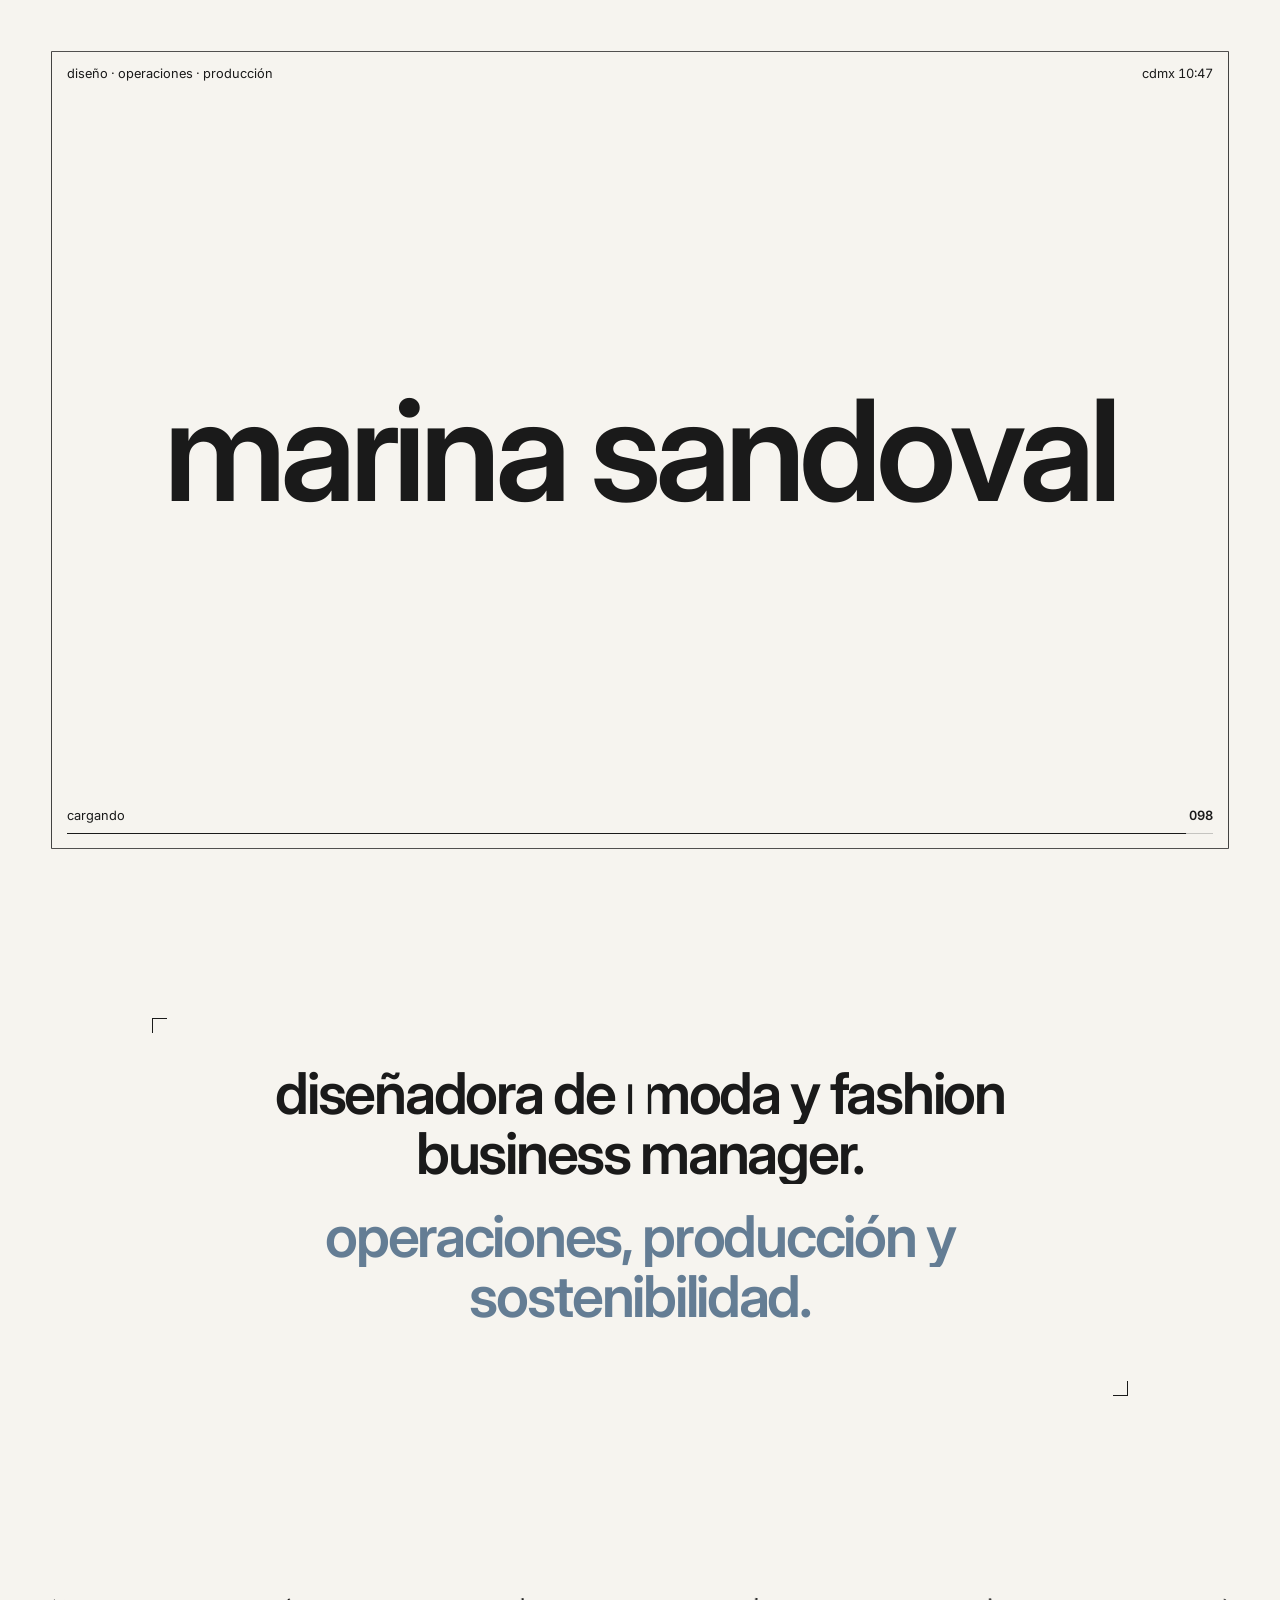
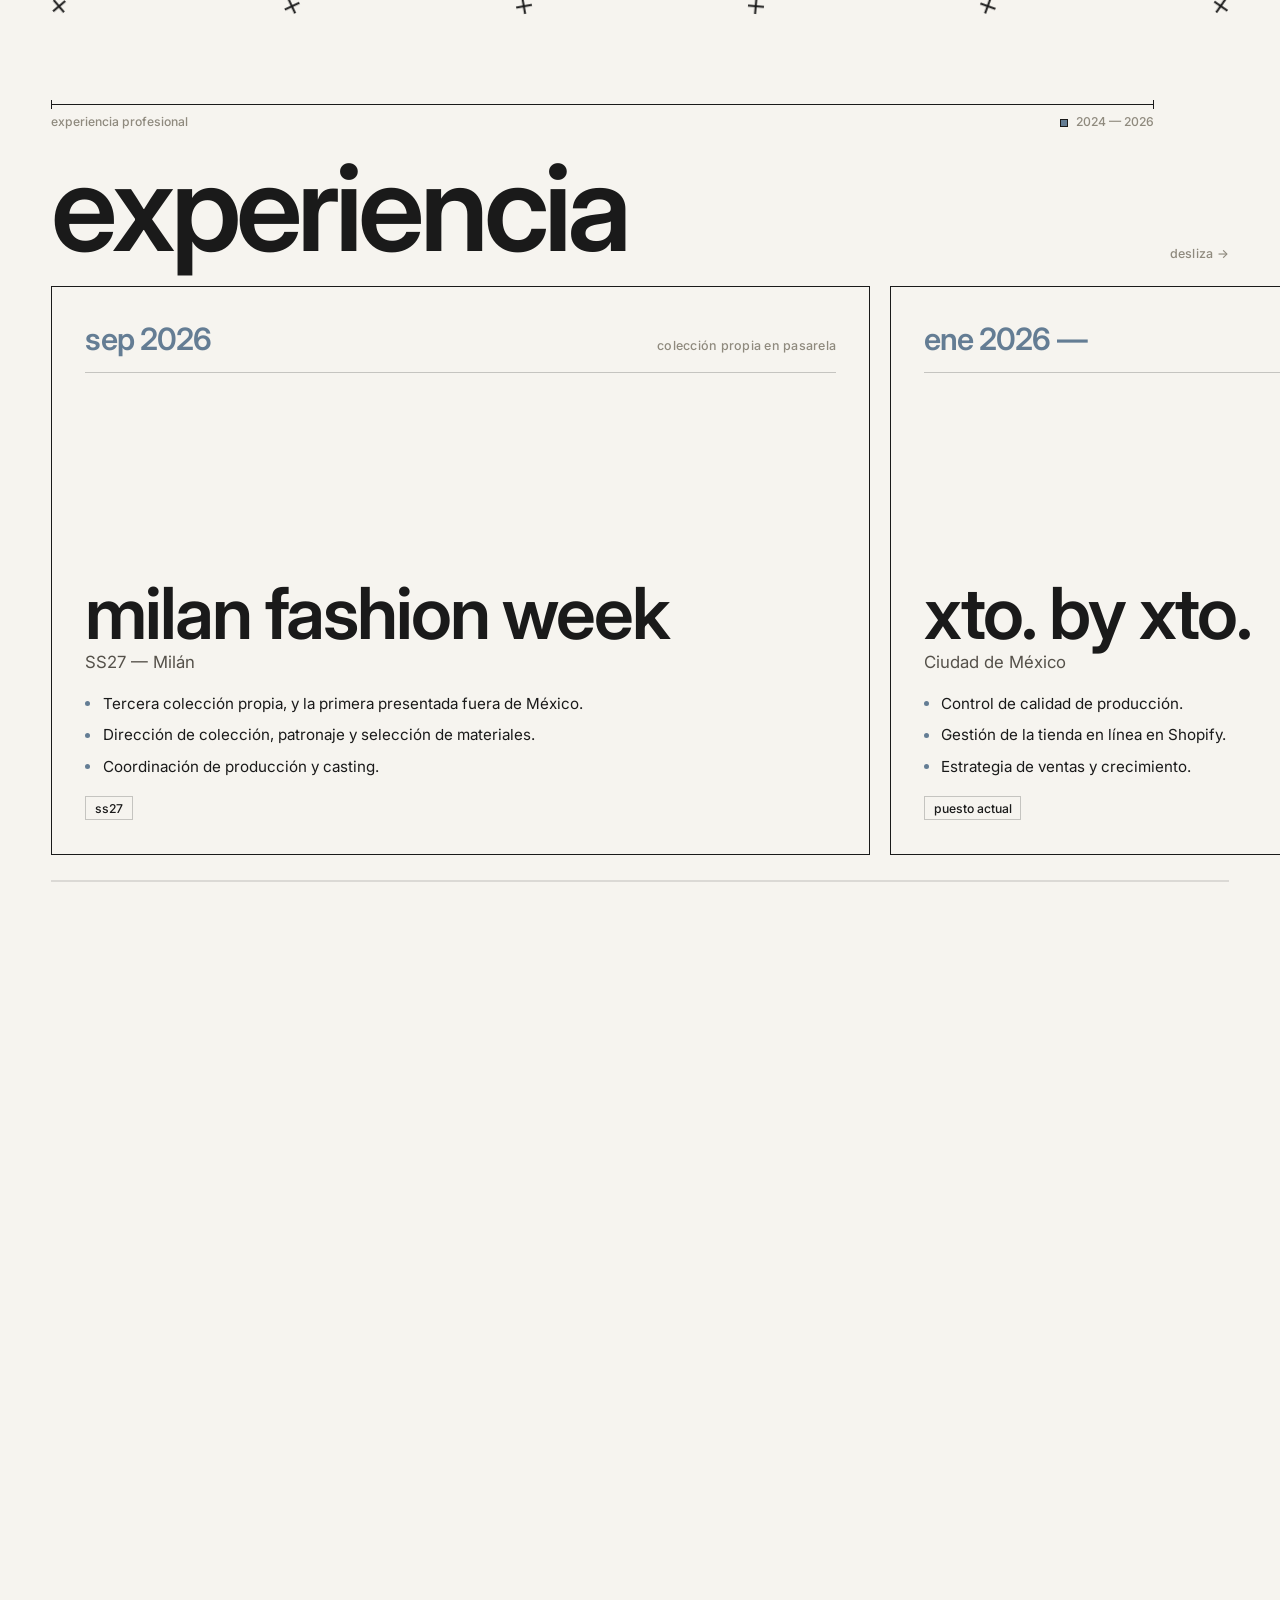
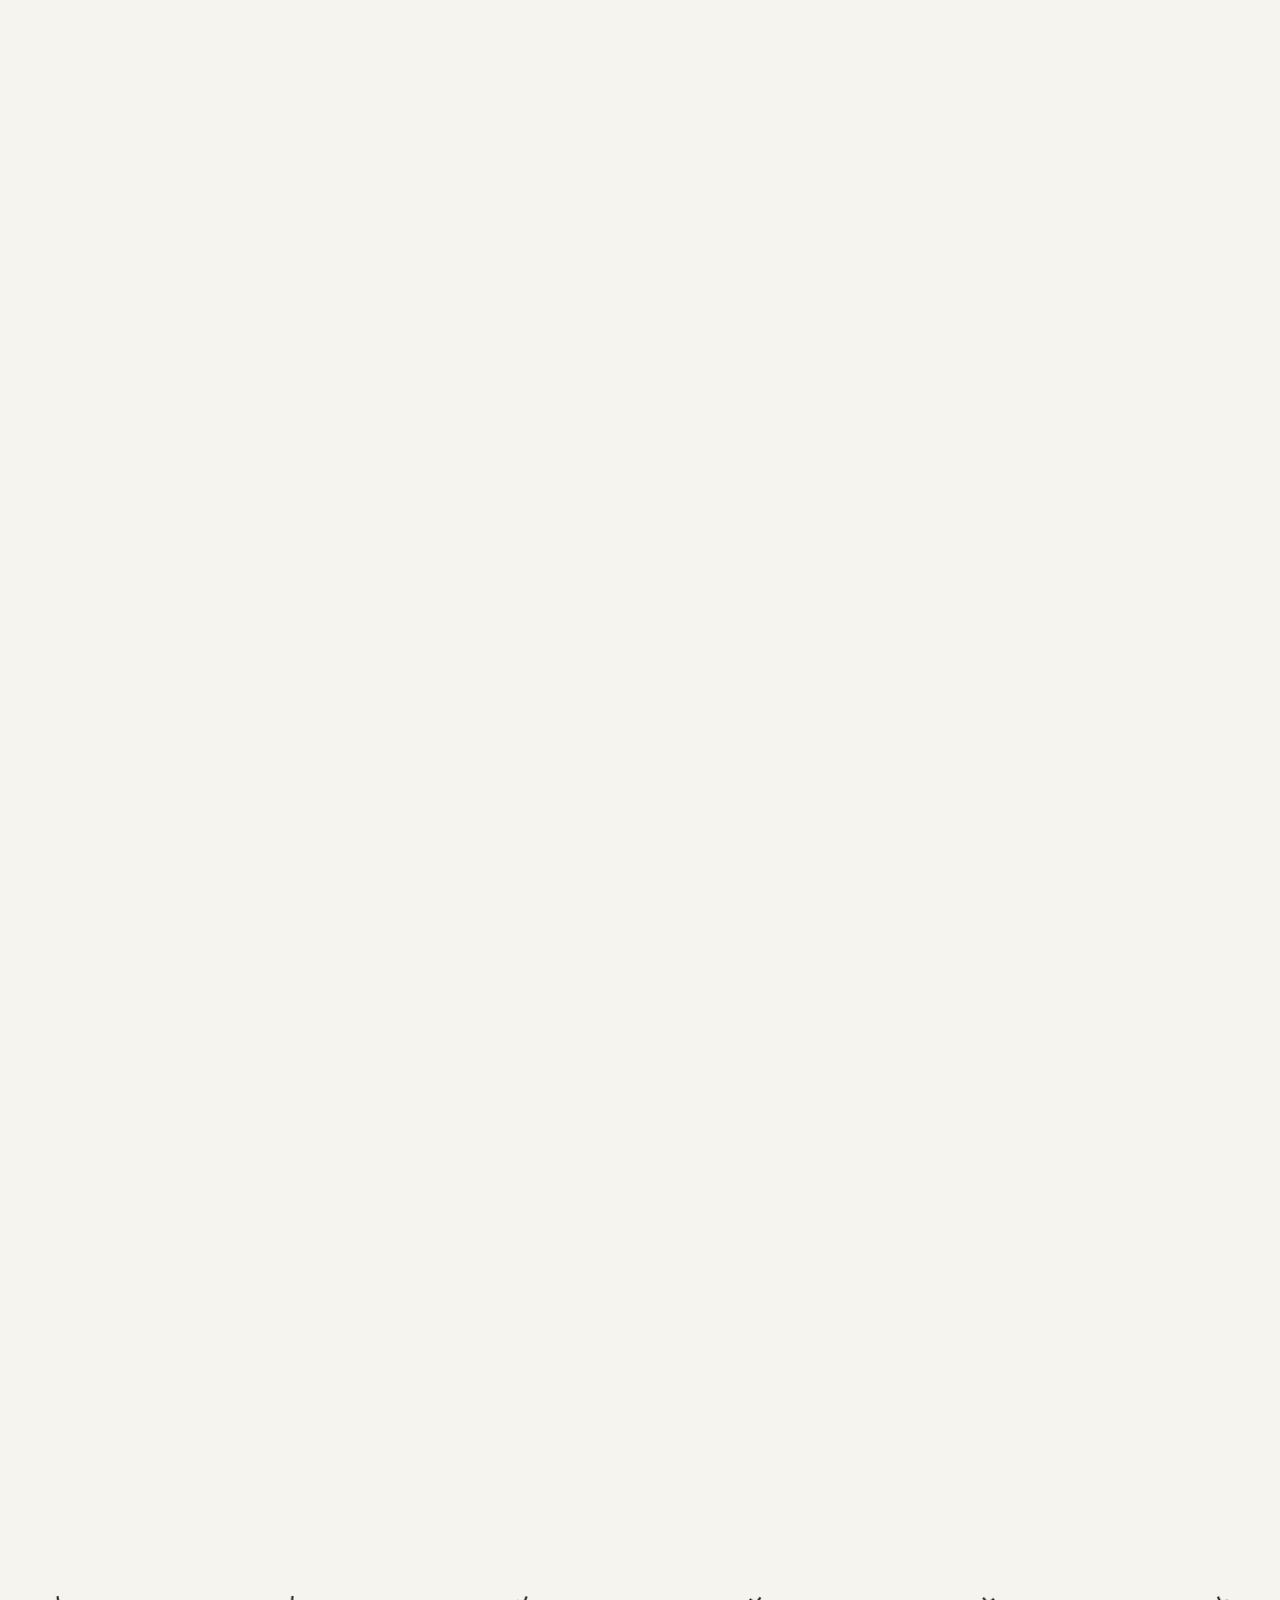
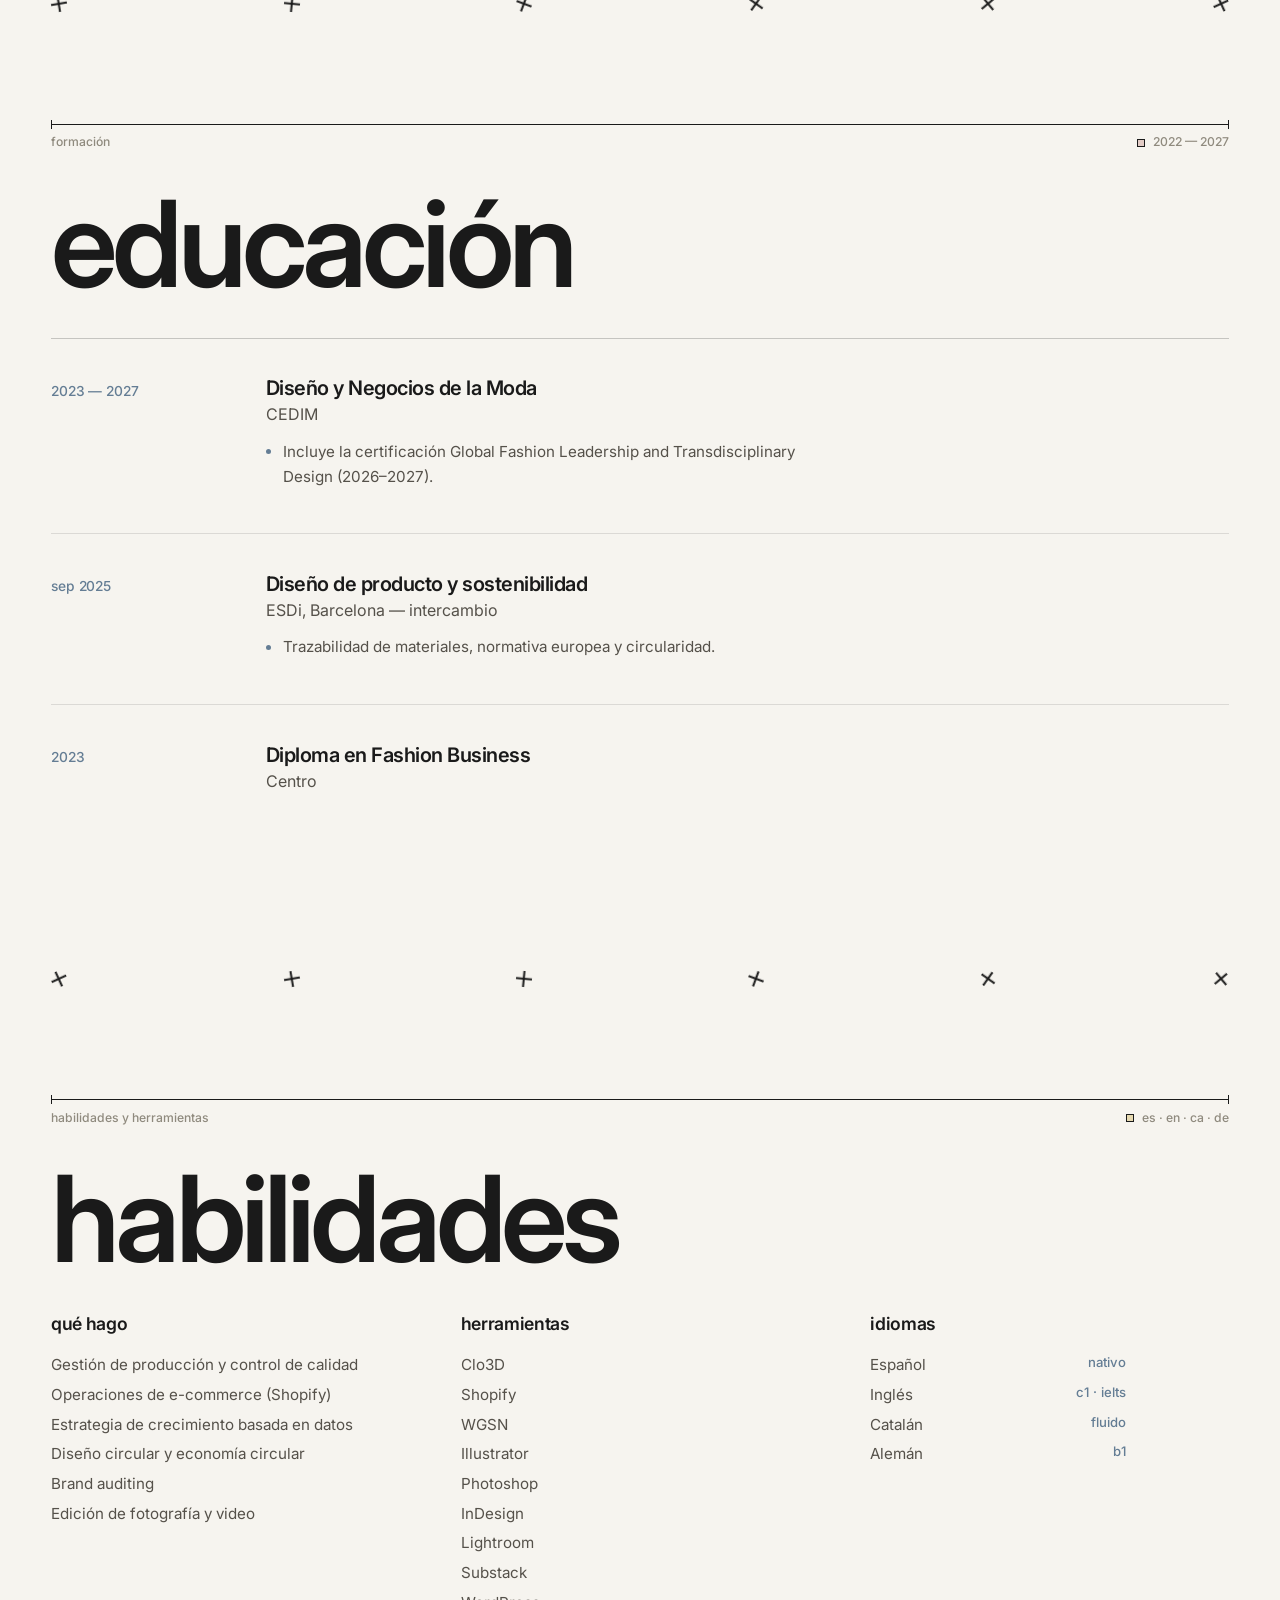
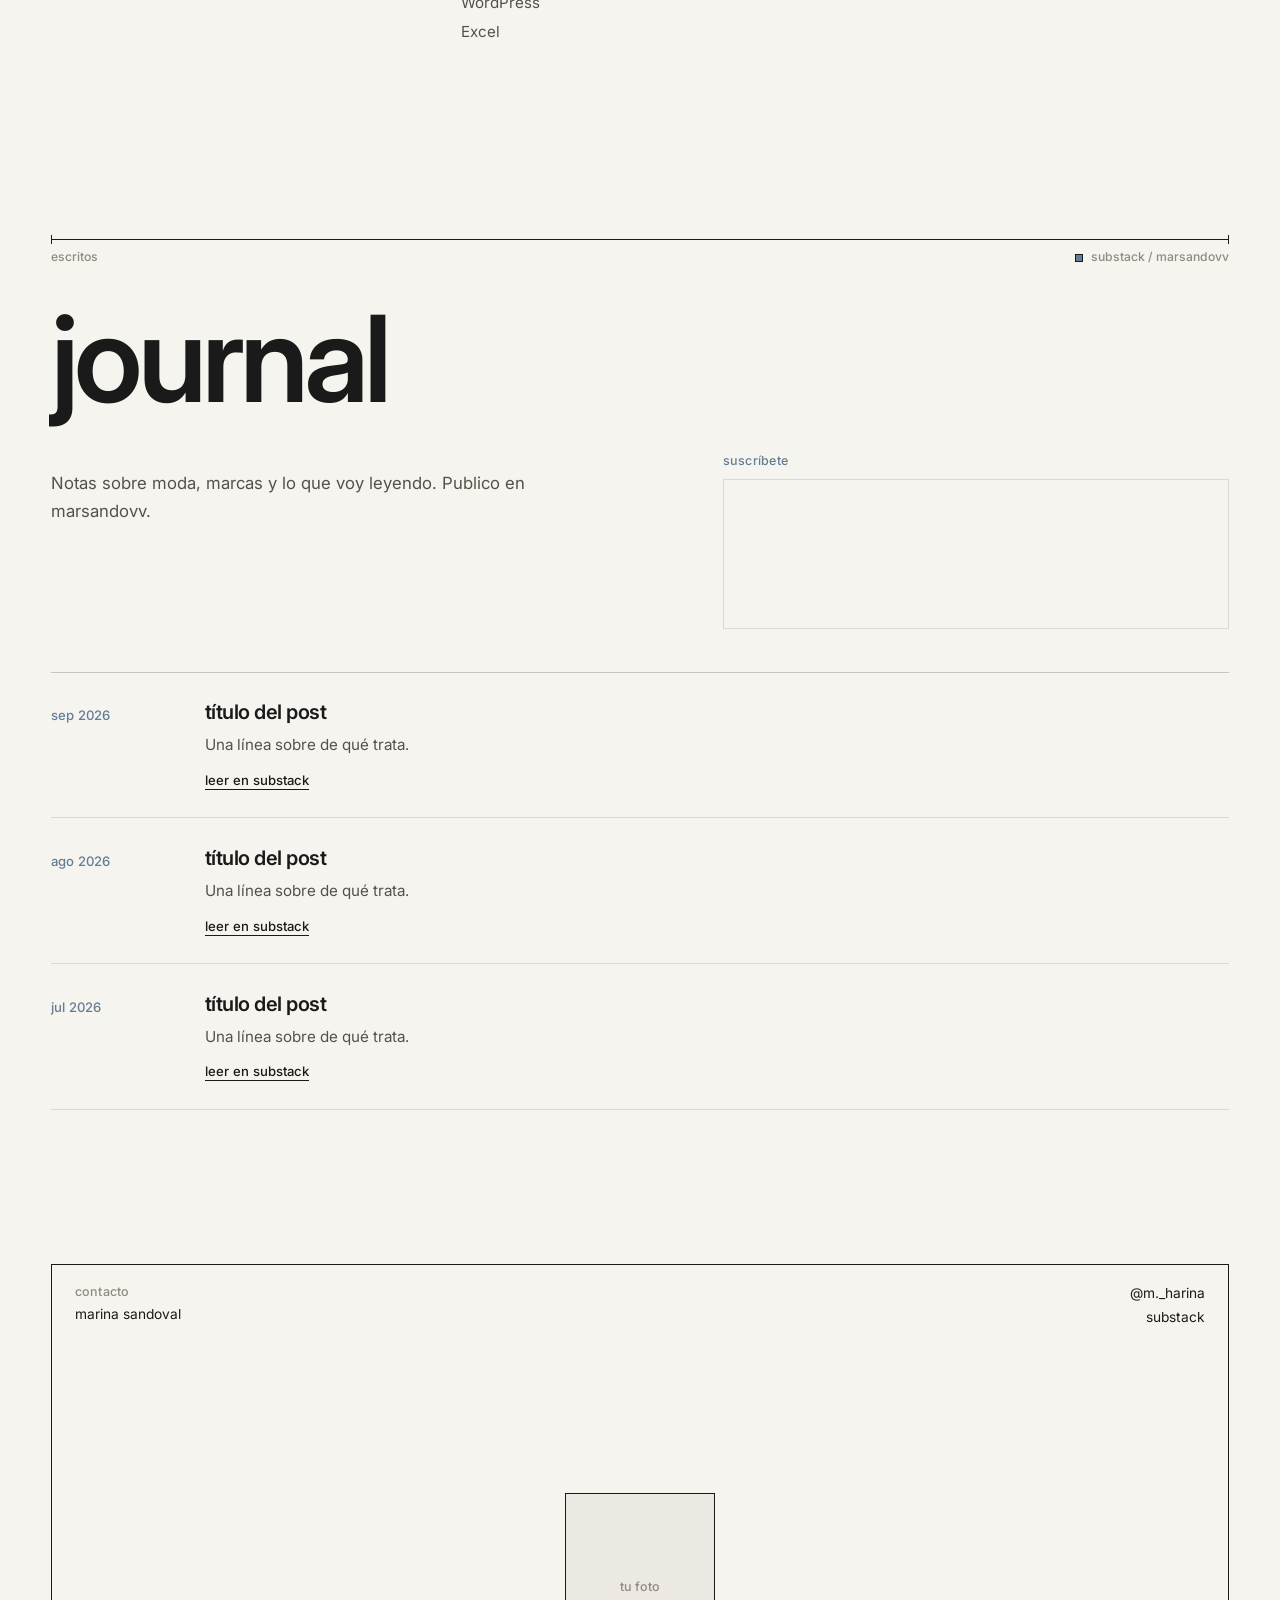
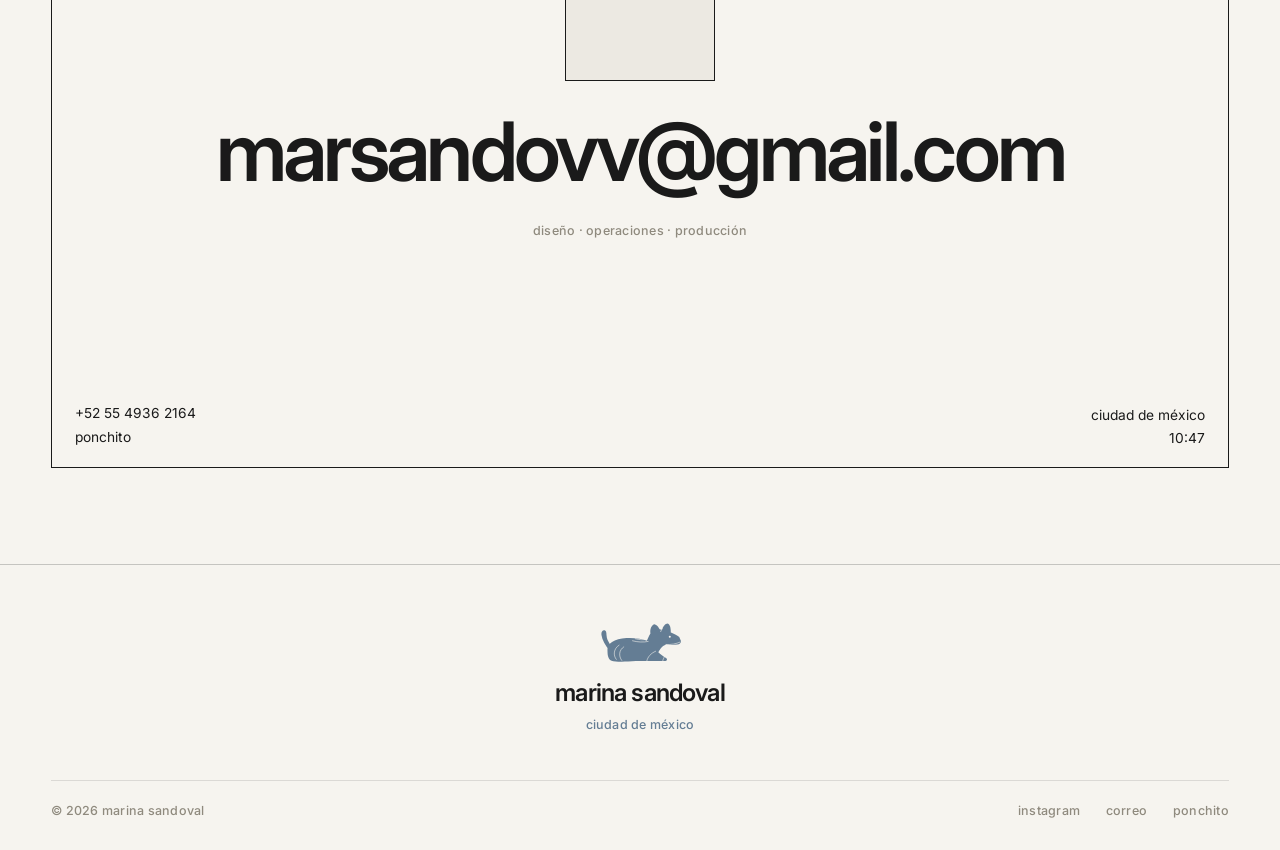
<file: index.html>
<!DOCTYPE html>
<html lang="es">
<head>
<meta charset="UTF-8">
<meta name="viewport" content="width=device-width, initial-scale=1.0">
<title>Marina Sandoval</title>
<meta name="description" content="Marina Sandoval — diseñadora de modas. Sostenibilidad, calzado y operaciones. Ciudad de México.">
<link rel="preconnect" href="https://fonts.googleapis.com">
<link rel="preconnect" href="https://fonts.gstatic.com" crossorigin>
<link href="https://fonts.googleapis.com/css2?family=Inter:wght@400;500;600&display=swap" rel="stylesheet">
<link rel="stylesheet" href="style.css">
</head>
<body>

<!-- perrito de barro: se define una vez y se reutiliza -->
<svg width="0" height="0" style="position:absolute" aria-hidden="true">
  <symbol id="dogmark" viewBox="0 0 260 150">
    <path fill="currentColor" d="M40 92 C28 78 18 62 16 46 C15 37 21 31 27 34 C32 37 30 45 32 54 C35 67 45 80 54 88 Z"/>
    <path fill="currentColor" d="M161 43 C158 29 165 16 173 15 C181 17 188 28 191 37 Z"/>
    <path fill="currentColor" d="M194 35 C197 23 204 13 212 13 C219 16 221 27 221 40 Z"/>
    <path fill="currentColor" d="M34 96 C31 72 54 58 90 56 C114 55 136 58 150 64 C154 57 156 50 160 44 C166 36 174 32 186 31 C198 30 208 32 217 37 C230 43 240 47 246 53 L251 65 C251 71 247 75 240 75 C228 77 216 76 207 75 C201 77 195 81 191 87 C188 91 186 95 184 98 C190 104 199 110 207 115 C212 119 210 124 203 124 L118 124 C88 126 58 127 46 123 C37 120 34 109 34 96 Z"/>
    <g stroke="var(--paper)" stroke-width="1.7" fill="none" stroke-linecap="round">
      <path d="M60 119 C50 107 52 87 68 77"/>
      <path d="M76 122 C66 109 68 91 82 82"/>
      <path d="M150 124 C153 111 162 101 176 95"/>
      <path d="M248 68 C237 73 222 76 207 75"/>
      <path d="M108 64 C122 68 140 69 154 66"/>
      <path d="M116 58 C128 61 140 62 150 60"/>
      <path d="M197 124 C199 115 203 109 208 105"/>
      <path d="M191 37 C193 33 194 31 195 28"/>
    </g>
    <circle cx="218" cy="52" r="3" fill="var(--paper)"/>
  </symbol>
</svg>

<!-- INTRO: las letras llegan regadas y se juntan, como pantalla de carga -->
<div class="intro" id="introOverlay" aria-hidden="true">
  <div class="intro-frame"></div>
  <span class="intro-name" id="introName">marina sandoval</span>
  <span class="intro-corner tl">diseño · operaciones · producción</span>
  <span class="intro-corner tr">cdmx <span data-clock>--:--</span></span>
  <span class="intro-corner bl">cargando</span>
  <span class="intro-corner br intro-count" id="introCount">000</span>
  <div class="intro-bar"><i id="introBar"></i></div>
</div>

<nav class="nav" id="siteNav">
  <a href="#top" class="nav-mark">
    <svg class="nav-dog" aria-hidden="true"><use href="#dogmark"/></svg>
    <span>Marina Sandoval</span>
  </a>
  <span class="clock" aria-label="Hora en Ciudad de México"><span class="clock-city">cdmx</span> <span data-clock>--:--</span></span>
  <button class="nav-toggle" id="navToggle" aria-expanded="false" aria-controls="navLinks">Menú</button>
  <ul class="nav-links" id="navLinks">
    <li><a href="#trabajo">trabajo</a></li>
    <li><a href="#journal">journal</a></li>
    <li><a href="#contacto">contacto</a></li>
    <li><a href="ponchito.html">ponchito</a></li>
  </ul>
</nav>

<!-- HERO -->
<section class="hero" id="top">
  <div class="slot has-image hero-photo" role="img" aria-label="Camisa blanca sobre papel"
       style="background-image:url('img/hero-camisa.jpg')"></div>
  <div class="hero-foot">
    <h1 class="hero-name write" id="heroName">Marina Sandoval</h1>
    <span class="label label-ink">ciudad de méxico</span>
  </div>
</section>

<!-- INTRO: las líneas se abren alrededor del perrito -->
<section class="manifesto" id="intro">
  <div class="manifesto-inner crop" id="introText">
    <p>diseñadora de moda y fashion business manager.</p>
    <p>operaciones, producción y sostenibilidad.</p>
  </div>
</section>

<div class="mark-fixed" id="markFixed" aria-hidden="true">
  <svg class="mark-dog"><use href="#dogmark"/></svg>
</div>

<div class="plus-row" aria-hidden="true">
  <span class="plus"><span class="plus-x"></span></span><span class="plus"><span class="plus-x"></span></span><span class="plus"><span class="plus-x"></span></span><span class="plus"><span class="plus-x"></span></span><span class="plus"><span class="plus-x"></span></span><span class="plus"><span class="plus-x"></span></span>
</div>

<!-- TRABAJO: los proyectos se deslizan de lado -->
<section id="trabajo" class="hscroll">
  <div class="hscroll-sticky">
    <div class="hscroll-head">
      <div style="flex:1">
      <div class="spec"><i class="tick l"></i><span>experiencia profesional</span><span><i class="sq sq-b"></i>2024 — 2026</span><i class="tick r"></i></div>
      <h2 class="title-xl split">experiencia</h2>
      </div>
      <span class="label label-ink">desliza →</span>
    </div>
    <div class="hscroll-track">
      <article class="hcard">
        <div class="hcard-top">
          <span class="hcard-when">sep 2026</span>
          <span class="label label-ink">colección propia en pasarela</span>
        </div>
        <div>
          <h3 class="hcard-title">milan fashion week</h3>
          <p class="hcard-place">SS27 — Milán</p>
          <ul class="cv-points">
          <li>Tercera colección propia, y la primera presentada fuera de México.</li>
          <li>Dirección de colección, patronaje y selección de materiales.</li>
          <li>Coordinación de producción y casting.</li>
          </ul>
        <span class="cv-tag">ss27</span>
        </div>
      </article>
      <article class="hcard">
        <div class="hcard-top">
          <span class="hcard-when">ene 2026 —</span>
          <span class="label label-ink">operations manager</span>
        </div>
        <div>
          <h3 class="hcard-title">xto. by xto.</h3>
          <p class="hcard-place">Ciudad de México</p>
          <ul class="cv-points">
          <li>Control de calidad de producción.</li>
          <li>Gestión de la tienda en línea en Shopify.</li>
          <li>Estrategia de ventas y crecimiento.</li>
          </ul>
        <span class="cv-tag">puesto actual</span>
        </div>
      </article>
      <article class="hcard">
        <div class="hcard-top">
          <span class="hcard-when">2026</span>
          <span class="label label-ink">consultoría de diseño</span>
        </div>
        <div>
          <h3 class="hcard-title">r.o.m.a studio</h3>
          <p class="hcard-place">Monterrey</p>
          <ul class="cv-points">
          <li>Diseño y producción de workwear para estudio y showroom.</li>
          <li>La línea terminó lanzándose también como producto.</li>
          </ul>
        </div>
      </article>
      <article class="hcard">
        <div class="hcard-top">
          <span class="hcard-when">2025</span>
          <span class="label label-ink">consultoría de diseño</span>
        </div>
        <div>
          <h3 class="hcard-title">tropicfeel</h3>
          <p class="hcard-place">Barcelona</p>
          <ul class="cv-points">
          <li>Diseño de la primera sandalia de la marca.</li>
          <li>Inspirada en la cultura corredora tarahumara.</li>
          <li>Amplió su repertorio de calzado a una categoría nueva.</li>
          </ul>
        </div>
      </article>
      <article class="hcard">
        <div class="hcard-top">
          <span class="hcard-when">2024</span>
          <span class="label label-ink">consultoría de diseño</span>
        </div>
        <div>
          <h3 class="hcard-title">agnes workshop</h3>
          <p class="hcard-place">Ciudad de México</p>
          <ul class="cv-points">
          <li>Colección de residuo cero a partir de prendas de trabajo mexicanas y japonesas.</li>
          <li>Derivó en una colaboración y lanzamiento de producto.</li>
          </ul>
        </div>
      </article>
      <article class="hcard">
        <div class="hcard-top">
          <span class="hcard-when">2024</span>
          <span class="label label-ink">consultoría de diseño</span>
        </div>
        <div>
          <div class="hcard-photos">
            <img src="img/esant-01.jpg" alt="Esånt — chaqueta negra, detalle" loading="lazy">
            <img src="img/esant-02.jpg" alt="Esånt — blusa transparente" loading="lazy">
          </div>
          <h3 class="hcard-title">esånt</h3>
          <p class="hcard-place">Monterrey</p>
          <ul class="cv-points">
          <li>Colección cápsula centrada en dirección de material y producto.</li>
          <li>Exploración de siluetas inspiradas en la mujer Esånt.</li>
          </ul>
        </div>
      </article>
    </div>
    <div class="hscroll-progress"><div class="hscroll-bar"></div></div>
  </div>
</section>

<div class="plus-row" aria-hidden="true">
  <span class="plus"><span class="plus-x"></span></span><span class="plus"><span class="plus-x"></span></span><span class="plus"><span class="plus-x"></span></span><span class="plus"><span class="plus-x"></span></span><span class="plus"><span class="plus-x"></span></span><span class="plus"><span class="plus-x"></span></span>
</div>

<!-- EDUCACIÓN -->
<section id="educacion" class="section-pad">
  <div class="wrap">
    <div class="section-head">
      <div class="spec"><i class="tick l"></i><span>formación</span><span><i class="sq sq-p"></i>2022 — 2027</span><i class="tick r"></i></div>
      <h2 class="title-xl split">educación</h2>
    </div>
    <ol class="cv-list">
      <li class="cv-item">
        <span class="cv-when">2023 — 2027</span>
        <div>
          <h3 class="cv-role">Diseño y Negocios de la Moda</h3>
          <p class="cv-org">CEDIM</p>
          <ul class="cv-points">
            <li>Incluye la certificación Global Fashion Leadership and Transdisciplinary Design (2026–2027).</li>
          </ul>
        </div>
      </li>
      <li class="cv-item">
        <span class="cv-when">sep 2025</span>
        <div>
          <h3 class="cv-role">Diseño de producto y sostenibilidad</h3>
          <p class="cv-org">ESDi, Barcelona — intercambio</p>
          <ul class="cv-points">
            <li>Trazabilidad de materiales, normativa europea y circularidad.</li>
          </ul>
        </div>
      </li>
      <li class="cv-item">
        <span class="cv-when">2023</span>
        <div>
          <h3 class="cv-role">Diploma en Fashion Business</h3>
          <p class="cv-org">Centro</p>
        </div>
      </li>
    </ol>
  </div>
</section>

<div class="plus-row" aria-hidden="true">
  <span class="plus"><span class="plus-x"></span></span><span class="plus"><span class="plus-x"></span></span><span class="plus"><span class="plus-x"></span></span><span class="plus"><span class="plus-x"></span></span><span class="plus"><span class="plus-x"></span></span><span class="plus"><span class="plus-x"></span></span>
</div>

<!-- HABILIDADES -->
<section id="habilidades" class="section-pad">
  <div class="wrap">
    <div class="section-head">
      <div class="spec"><i class="tick l"></i><span>habilidades y herramientas</span><span><i class="sq sq-y"></i>es · en · ca · de</span><i class="tick r"></i></div>
      <h2 class="title-xl split">habilidades</h2>
    </div>

    <div class="cols">
      <div>
        <h3>qué hago</h3>
        <ul>
          <li>Gestión de producción y control de calidad</li>
          <li>Operaciones de e-commerce (Shopify)</li>
          <li>Estrategia de crecimiento basada en datos</li>
          <li>Diseño circular y economía circular</li>
          <li>Brand auditing</li>
          <li>Edición de fotografía y video</li>
        </ul>
      </div>
      <div>
        <h3>herramientas</h3>
        <ul>
          <li>Clo3D</li>
          <li>Shopify</li>
          <li>WGSN</li>
          <li>Illustrator</li>
          <li>Photoshop</li>
          <li>InDesign</li>
          <li>Lightroom</li>
          <li>Substack</li>
          <li>WordPress</li>
          <li>Excel</li>
        </ul>
      </div>
      <div>
        <h3>idiomas</h3>
        <ul>
          <li class="lang"><span>Español</span><span class="lvl">nativo</span></li>
          <li class="lang"><span>Inglés</span><span class="lvl">c1 · ielts</span></li>
          <li class="lang"><span>Catalán</span><span class="lvl">fluido</span></li>
          <li class="lang"><span>Alemán</span><span class="lvl">b1</span></li>
        </ul>
      </div>
    </div>
  </div>
</section>

<!-- JOURNAL -->
<section id="journal" class="section-pad">
  <div class="wrap">
    <div class="section-head">
      <div class="spec"><i class="tick l"></i><span>escritos</span><span><i class="sq sq-b"></i>substack / marsandovv</span><i class="tick r"></i></div>
      <h2 class="title-xl split">journal</h2>
    </div>

    <div class="journal-head">
      <p class="lede">Notas sobre moda, marcas y lo que voy leyendo. Publico en marsandovv.</p>
      <div class="substack-embed-wrap">
        <p class="label" style="margin:0 0 0.7rem;">suscríbete</p>
        <iframe src="https://marsandovv.substack.com/embed" frameborder="0" scrolling="no" title="Suscripción a Substack"></iframe>
      </div>
    </div>

    <div class="post-list" id="postList"></div>
  </div>
</section>

<!-- CONTACTO: textos chicos en las esquinas, lo gráfico al centro -->
<section id="contacto" class="stage">
  <div class="stage-frame">

    <div class="corner tl">
      <span class="label label-ink">contacto</span>
      <span>marina sandoval</span>
    </div>
    <div class="corner tr">
      <a href="https://instagram.com/m._harina" target="_blank" rel="noopener">@m._harina</a>
      <a href="https://marsandovv.substack.com" target="_blank" rel="noopener">substack</a>
    </div>
    <div class="corner bl">
      <a href="tel:+525549362164">+52 55 4936 2164</a>
      <a href="ponchito.html">ponchito</a>
    </div>
    <div class="corner br">
      <span>ciudad de méxico</span>
      <span data-clock>--:--</span>
    </div>

    <div class="stage-center">
      <div class="me">
        <div class="slot me-photo" data-slot>
          <span class="slot-hint">tu foto</span>
          <input type="file" accept="image/*">
        </div>
      </div>
      <a class="big-mail" href="mailto:marsandovv@gmail.com">marsandovv@gmail.com</a>
      <span class="label label-ink">diseño · operaciones · producción</span>
    </div>

  </div>
</section>

<footer>
  <div class="crest">
    <svg class="crest-dog" aria-hidden="true"><use href="#dogmark"/></svg>
    <span class="crest-name">Marina Sandoval</span>
    <span class="label">Ciudad de México</span>
  </div>
  <div class="footer-row">
    <span class="label label-ink">© <span id="year"></span> Marina Sandoval</span>
    <span class="socials label label-ink">
      <a href="https://instagram.com/m._harina" target="_blank" rel="noopener">Instagram</a>
      <a href="mailto:marsandovv@gmail.com">Correo</a>
      <a href="ponchito.html">Ponchito</a>
    </span>
  </div>
</footer>

<script>
  /* ---------- hora de cdmx ---------- */
  (function clock(){
    const els = document.querySelectorAll("[data-clock]");
    if (!els.length) return;
    let fmt = null;
    try {
      fmt = new Intl.DateTimeFormat("es-MX", { timeZone:"America/Mexico_City", hour:"2-digit", minute:"2-digit", hour12:false });
    } catch(e){}
    const tick = () => { if (fmt){ const t = fmt.format(new Date()); els.forEach(el => el.textContent = t); } };
    tick();
    setInterval(tick, 10000);
  })();

  /* ---------- intro: letras regadas que se juntan (una vez por visita) ---------- */
  (function intro(){
    const ov = document.getElementById("introOverlay");
    const hero = document.getElementById("heroName");
    const name = document.getElementById("introName");
    const count = document.getElementById("introCount");
    const bar = document.getElementById("introBar");
    const reduce = window.matchMedia("(prefers-reduced-motion: reduce)").matches;
    let seen = false;
    try { seen = sessionStorage.getItem("ms-intro") === "1"; } catch(e){}

    const showHero = (instant) => {
      if (!hero) return;
      if (instant) hero.classList.add("no-anim");
      hero.classList.add("is-in");
    };
    if (!ov || seen || reduce){
      if (ov) ov.remove();
      setTimeout(() => showHero(reduce), 200);
      return;
    }
    try { sessionStorage.setItem("ms-intro", "1"); } catch(e){}
    document.documentElement.style.overflow = "hidden";

    // cada letra en su propia caja
    const text = name.textContent;
    name.textContent = "";
    const letters = [];
    Array.from(text).forEach(ch => {
      if (ch === " "){ name.appendChild(document.createTextNode(" ")); return; }
      const s = document.createElement("span");
      s.className = "il";
      s.textContent = ch;
      name.appendChild(s);
      letters.push(s);
    });

    const SCATTER = 650;   // ms regadas antes de juntarse
    const GATHER  = 1500;  // ms que tardan en juntarse
    const TOTAL   = 3400;  // ms hasta que sube la cortina
    let left = false, raf;

    const leave = () => {
      if (left) return;
      left = true;
      cancelAnimationFrame(raf);
      showHero(true);
      ov.classList.add("is-leaving");
      document.documentElement.style.overflow = "";
      setTimeout(() => ov.remove(), 1100);
    };

    const start = () => {
      const vw = window.innerWidth, vh = window.innerHeight;
      const rand = (a, b) => a + Math.random() * (b - a);
      // posición final de cada letra → la mando a un punto al azar de la pantalla
      letters.forEach(l => {
        const r = l.getBoundingClientRect();
        const cx = r.left + r.width / 2, cy = r.top + r.height / 2;
        const tx = rand(0.08, 0.92) * vw - cx;
        const ty = rand(0.14, 0.86) * vh - cy;
        l.style.transform = "translate(" + tx + "px," + ty + "px) rotate(" + rand(-40, 40) + "deg) scale(" + rand(0.55, 0.9) + ")";
      });
      name.classList.add("is-ready");
      ov.classList.add("is-on");
      name.getBoundingClientRect();

      // se juntan, cada una con su propio retraso
      setTimeout(() => {
        letters.forEach((l, i) => {
          const d = Math.round(rand(0, 260) + i * 20);
          l.style.transition = "transform " + GATHER + "ms cubic-bezier(.7,0,.15,1) " + d + "ms";
          l.style.transform = "none";
        });
      }, SCATTER);

      // contador y línea de carga
      const t0 = performance.now();
      const step = (now) => {
        const p = Math.min(1, (now - t0) / (TOTAL - 450));
        const e = 1 - Math.pow(1 - p, 2);
        count.textContent = String(Math.round(e * 100)).padStart(3, "0");
        bar.style.transform = "scaleX(" + e + ")";
        if (p < 1) raf = requestAnimationFrame(step);
      };
      raf = requestAnimationFrame(step);
      setTimeout(leave, TOTAL);
    };

    const fontsReady = (document.fonts && document.fonts.ready) ? document.fonts.ready : Promise.resolve();
    Promise.race([fontsReady, new Promise(r => setTimeout(r, 900))]).then(start);

    ["click","wheel","touchstart","keydown"].forEach(ev =>
      window.addEventListener(ev, () => leave(), { once:true, passive:true }));
  })();

  /* ---------- EDITA AQUÍ: tus posts ---------- */
  const POSTS = [
    { date: "Sep 2026", title: "Título del post", blurb: "Una línea sobre de qué trata.", link: "https://marsandovv.substack.com" },
    { date: "Ago 2026", title: "Título del post", blurb: "Una línea sobre de qué trata.", link: "https://marsandovv.substack.com" },
    { date: "Jul 2026", title: "Título del post", blurb: "Una línea sobre de qué trata.", link: "https://marsandovv.substack.com" }
  ];

  const postList = document.getElementById("postList");
  POSTS.forEach(p => {
    const row = document.createElement("article");
    row.className = "post-row";
    row.innerHTML =
      '<span class="date">' + p.date + '</span>' +
      '<div><h3>' + p.title + '</h3><p>' + p.blurb + '</p>' +
      '<a class="read" href="' + p.link + '" target="_blank" rel="noopener">Leer en Substack</a></div>';
    postList.appendChild(row);
  });

  /* ---------- menú móvil ---------- */
  const navToggle = document.getElementById("navToggle");
  const navLinks = document.getElementById("navLinks");
  navToggle.addEventListener("click", () => {
    const open = navLinks.classList.toggle("is-open");
    navToggle.setAttribute("aria-expanded", open);
    navToggle.textContent = open ? "Cerrar" : "Menú";
  });
  navLinks.querySelectorAll("a").forEach(a => a.addEventListener("click", () => {
    navLinks.classList.remove("is-open");
    navToggle.setAttribute("aria-expanded", "false");
    navToggle.textContent = "Menú";
  }));

  /* ---------- foto del hero (vista previa; se reemplaza por archivo real) ---------- */
  document.querySelectorAll(".slot[data-slot]").forEach(slot => {
    const input = slot.querySelector("input[type=file]");
    slot.addEventListener("click", e => { if (e.target !== input) input.click(); });
    input.addEventListener("change", () => {
      const file = input.files[0];
      if (!file) return;
      const reader = new FileReader();
      reader.onload = () => {
        slot.style.backgroundImage = "url(" + reader.result + ")";
        slot.classList.add("has-image");
      };
      reader.readAsDataURL(file);
    });
  });

  /* ---------- intro: las líneas se abren alrededor del perrito ---------- */
  (function intro(){
    const box  = document.getElementById("introText");
    const mark = document.getElementById("markFixed");
    if (!box || !mark) return;

    const MAX_SHIFT = 48;
    const RADIUS    = 150;

    const sources = Array.from(box.querySelectorAll("p"));
    sources.forEach(p => { if (!p.dataset.text) p.dataset.text = p.textContent; });
    let lines = [], sectionTop = 0, sectionBottom = 0, ticking = false;

    function build(){
      lines = [];
      sources.forEach(p => {
        const text = p.dataset.text;
        p.textContent = text;
        const lh = parseFloat(getComputedStyle(p).lineHeight);
        const node = p.firstChild;
        if (!node) return;

        const range = document.createRange();
        const breaks = [];
        let lastTop = null;
        for (let i = 1; i <= text.length; i++){
          range.setStart(node, i - 1); range.setEnd(node, i);
          const r = range.getBoundingClientRect();
          if (!r.height) continue;
          if (lastTop === null) lastTop = r.top;
          else if (Math.abs(r.top - lastTop) > 1){ breaks.push(i - 1); lastTop = r.top; }
        }

        const parts = []; let from = 0;
        breaks.forEach(b => { parts.push(text.slice(from, b)); from = b; });
        parts.push(text.slice(from));

        p.textContent = "";
        parts.forEach(str => {
          const clean = str.trim();
          if (!clean) return;
          const line = document.createElement("span"); line.className = "sline";
          const left = document.createElement("span"); left.className = "sline-half l";
          const right = document.createElement("span"); right.className = "sline-half r";
          left.textContent = right.textContent = clean;
          line.style.height = lh + "px";
          line.appendChild(left); line.appendChild(right);
          p.appendChild(line);
          lines.push({ line, left, right });
        });
      });
      measure();
    }

    function measure(){
      const s = document.getElementById("intro").getBoundingClientRect();
      sectionTop = s.top + window.scrollY;
      sectionBottom = sectionTop + s.height;
    }

    function update(){
      const y = window.scrollY;
      const onScreen = sectionBottom > y && sectionTop < y + window.innerHeight;
      mark.classList.toggle("is-on", onScreen);
      if (!onScreen){ ticking = false; return; }

      const mr = mark.getBoundingClientRect();
      const markMid = mr.top + mr.height / 2;
      lines.forEach(o => {
        const r = o.line.getBoundingClientRect();
        const dist = Math.abs(r.top + r.height / 2 - markMid);
        const k = Math.max(0, 1 - dist / RADIUS);
        const d = MAX_SHIFT * k * k * (3 - 2 * k);
        o.left.style.transform  = "translate3d(" + (-d) + "px,0,0)";
        o.right.style.transform = "translate3d(" + d + "px,0,0)";
      });
      ticking = false;
    }

    window.addEventListener("scroll", () => {
      if (!ticking){ ticking = true; requestAnimationFrame(update); }
    }, { passive:true });

    let rt;
    window.addEventListener("resize", () => {
      clearTimeout(rt);
      rt = setTimeout(() => { build(); measure(); }, 180);
    });

    if (document.fonts && document.fonts.ready) document.fonts.ready.then(build);
    else build();
  })();

  /* ---------- letras que suben (títulos) ---------- */
  (function letters(){
    const reduce = window.matchMedia("(prefers-reduced-motion: reduce)").matches;
    document.querySelectorAll(".split").forEach(el => {
      const label = el.textContent.replace(/\s+/g, " ").trim();
      const nodes = Array.from(el.childNodes);
      el.textContent = "";
      let i = 0;
      nodes.forEach(n => {
        if (n.nodeType !== 3){ el.appendChild(n); return; }
        n.textContent.split(/(\s+)/).forEach(part => {
          if (!part) return;
          if (/^\s+$/.test(part)){ el.appendChild(document.createTextNode(" ")); return; }
          const mask = document.createElement("span");
          mask.className = "lt-mask";
          mask.setAttribute("aria-hidden", "true");
          Array.from(part).forEach(ch => {
            const s = document.createElement("span");
            s.className = "lt";
            s.textContent = ch;
            s.style.transitionDelay = (i++ * 32) + "ms";
            mask.appendChild(s);
          });
          el.appendChild(mask);
        });
      });
      el.setAttribute("aria-label", label);
    });

    const targets = document.querySelectorAll(".split, .logo-anim, .plus-row, .spec");
    if (reduce || !("IntersectionObserver" in window)){
      targets.forEach(t => t.classList.add("is-in"));
      return;
    }
    const io = new IntersectionObserver(entries => {
      entries.forEach(e => {
        if (e.isIntersecting){ e.target.classList.add("is-in"); io.unobserve(e.target); }
      });
    }, { threshold: 0.2 });
    targets.forEach(t => io.observe(t));
  })();

  /* ---------- los + giran con el scroll ---------- */
  (function pluses(){
    const rows = Array.from(document.querySelectorAll(".plus-row"));
    if (!rows.length || window.matchMedia("(prefers-reduced-motion: reduce)").matches) return;
    let ticking = false;
    function update(){
      const vh = window.innerHeight;
      rows.forEach(row => {
        const r = row.getBoundingClientRect();
        if (r.bottom < -50 || r.top > vh + 50) return;
        const t = 1 - r.top / vh;              // 0 al entrar, 1 arriba
        row.querySelectorAll(".plus-x").forEach((p, i) => {
          p.style.transform = "rotate(" + (t * 180 + i * 15) + "deg)";
        });
      });
      ticking = false;
    }
    window.addEventListener("scroll", () => {
      if (!ticking){ ticking = true; requestAnimationFrame(update); }
    }, { passive:true });
    update();
  })();

  /* ---------- experiencia: proyectos en horizontal ---------- */
  (function hscroll(){
    const sec = document.querySelector(".hscroll");
    if (!sec) return;
    const track = sec.querySelector(".hscroll-track");
    const bar = sec.querySelector(".hscroll-bar");
    const native = window.matchMedia("(max-width: 760px), (prefers-reduced-motion: reduce)");
    let dist = 0, ticking = false;

    function setup(){
      if (native.matches){
        sec.classList.add("is-native");
        sec.style.height = "";
        track.style.transform = "";
        return;
      }
      sec.classList.remove("is-native");
      const cards = track.querySelectorAll(".hcard");
      const last = cards[cards.length - 1];
      const pad = parseFloat(getComputedStyle(track).paddingLeft);
      dist = Math.max(0, last.offsetLeft + last.offsetWidth + pad - window.innerWidth);
      sec.style.height = (window.innerHeight + dist) + "px";
      update();
    }

    function update(){
      ticking = false;
      if (native.matches || !dist) return;
      const top = sec.getBoundingClientRect().top;
      const p = Math.min(1, Math.max(0, -top / dist));
      track.style.transform = "translate3d(" + (-p * dist) + "px,0,0)";
      if (bar) bar.style.transform = "scaleX(" + p + ")";
    }

    window.addEventListener("scroll", () => {
      if (!ticking){ ticking = true; requestAnimationFrame(update); }
    }, { passive:true });
    let rt;
    window.addEventListener("resize", () => { clearTimeout(rt); rt = setTimeout(setup, 150); });
    if (native.addEventListener) native.addEventListener("change", setup);
    if (document.fonts && document.fonts.ready) document.fonts.ready.then(setup); else setup();
  })();

  document.getElementById("year").textContent = new Date().getFullYear();
</script>

</body>
</html>
</file>
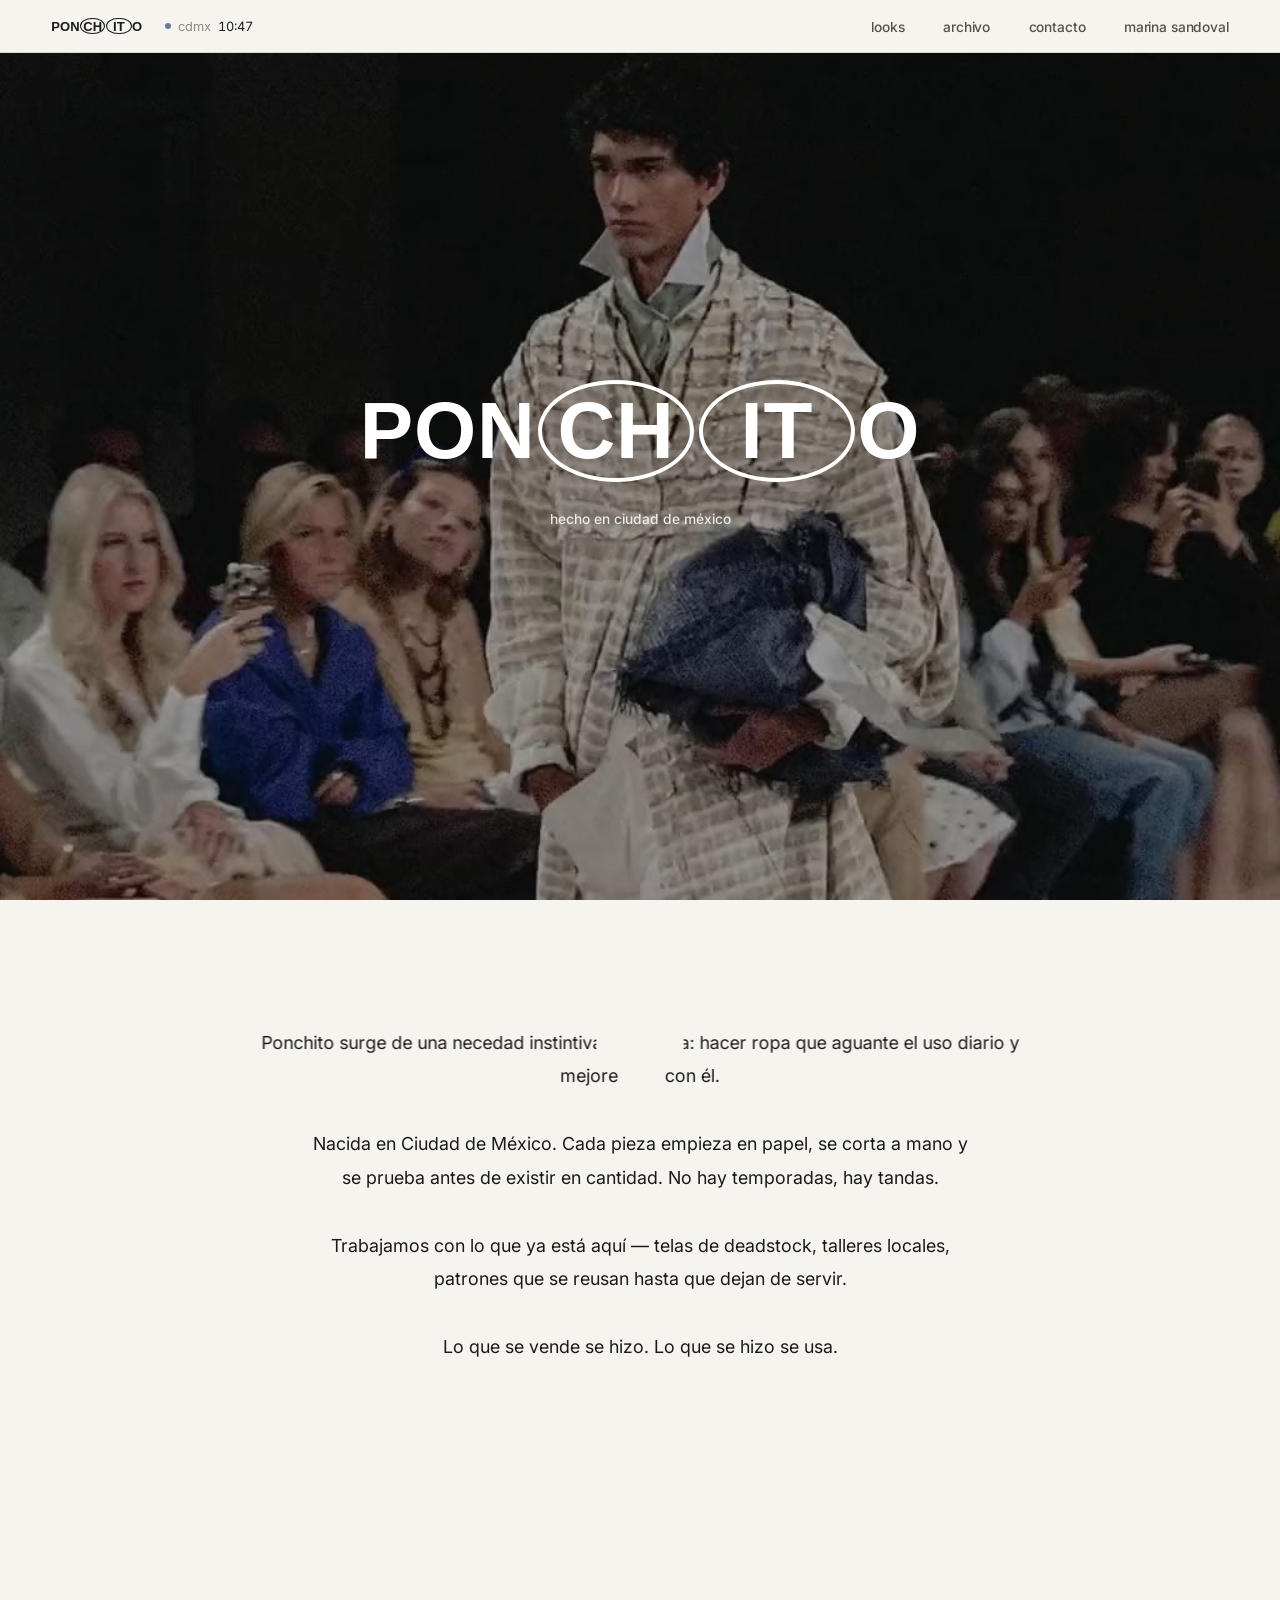
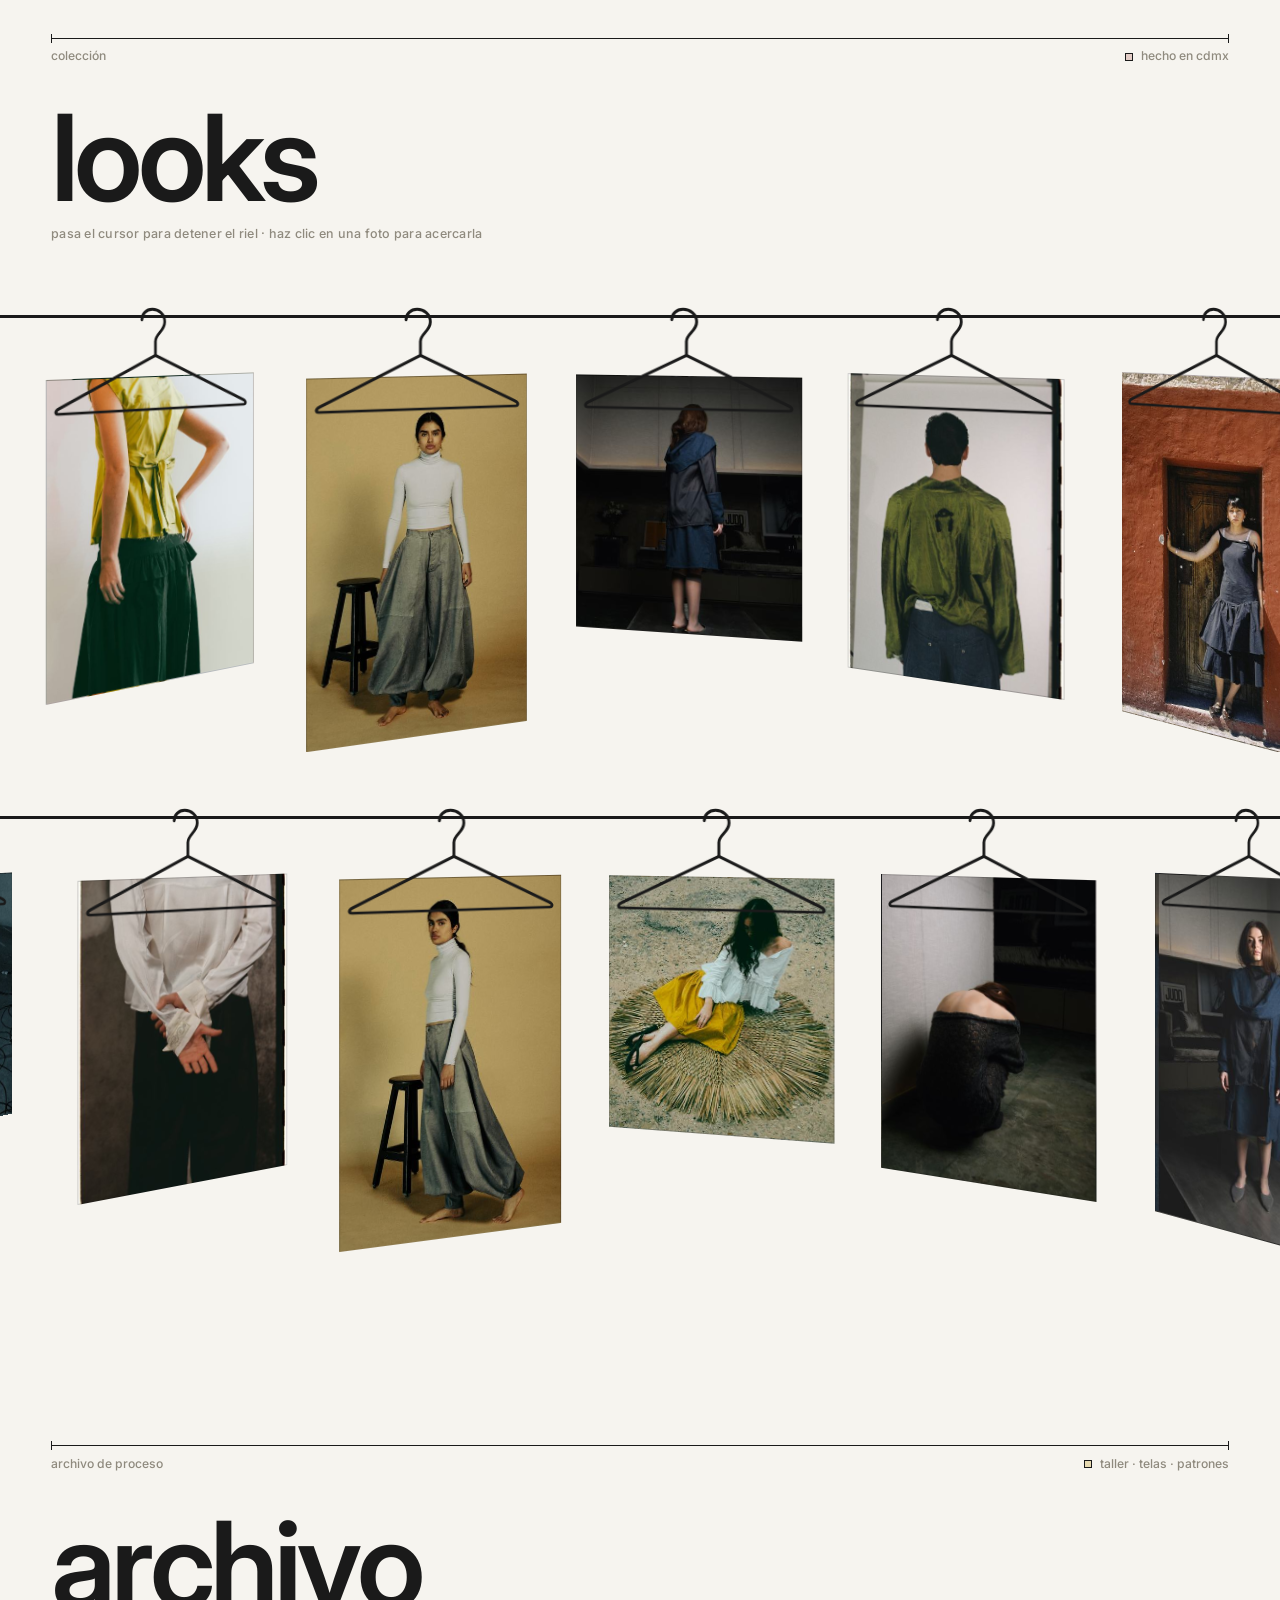
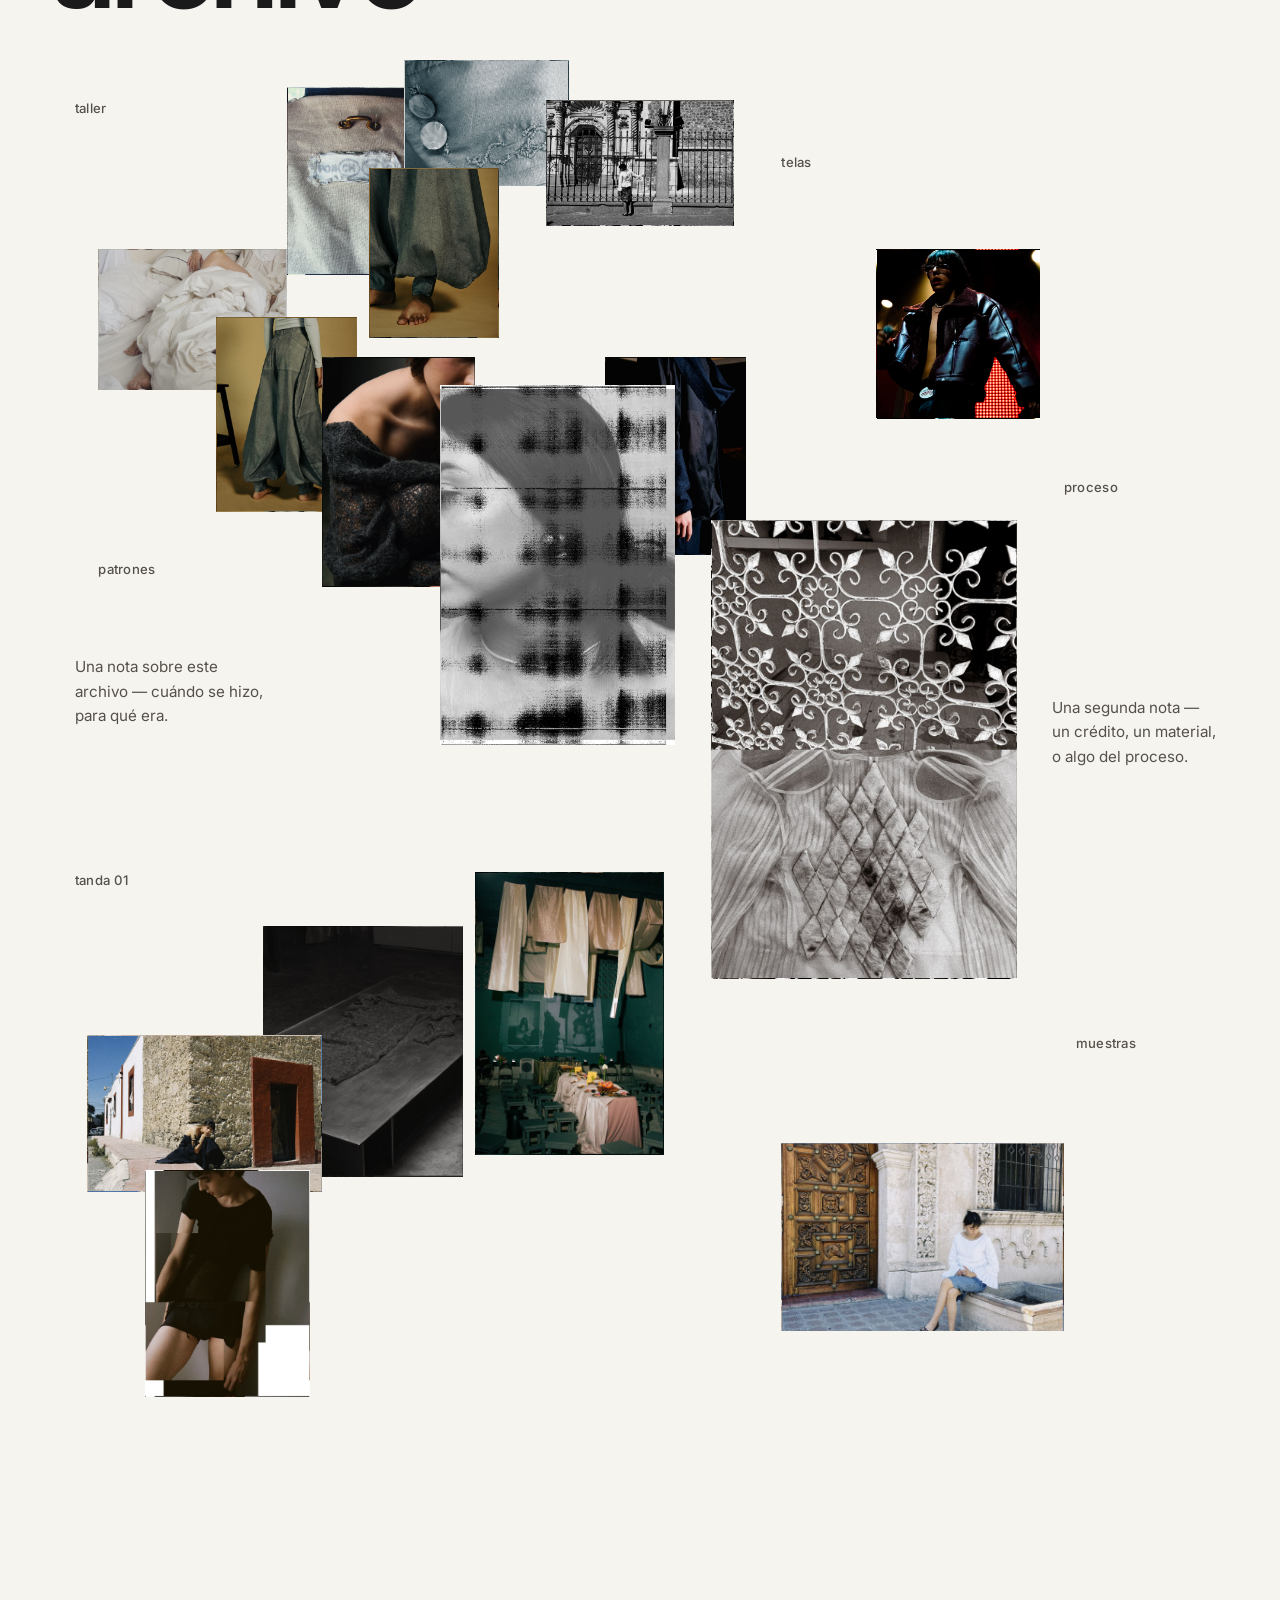
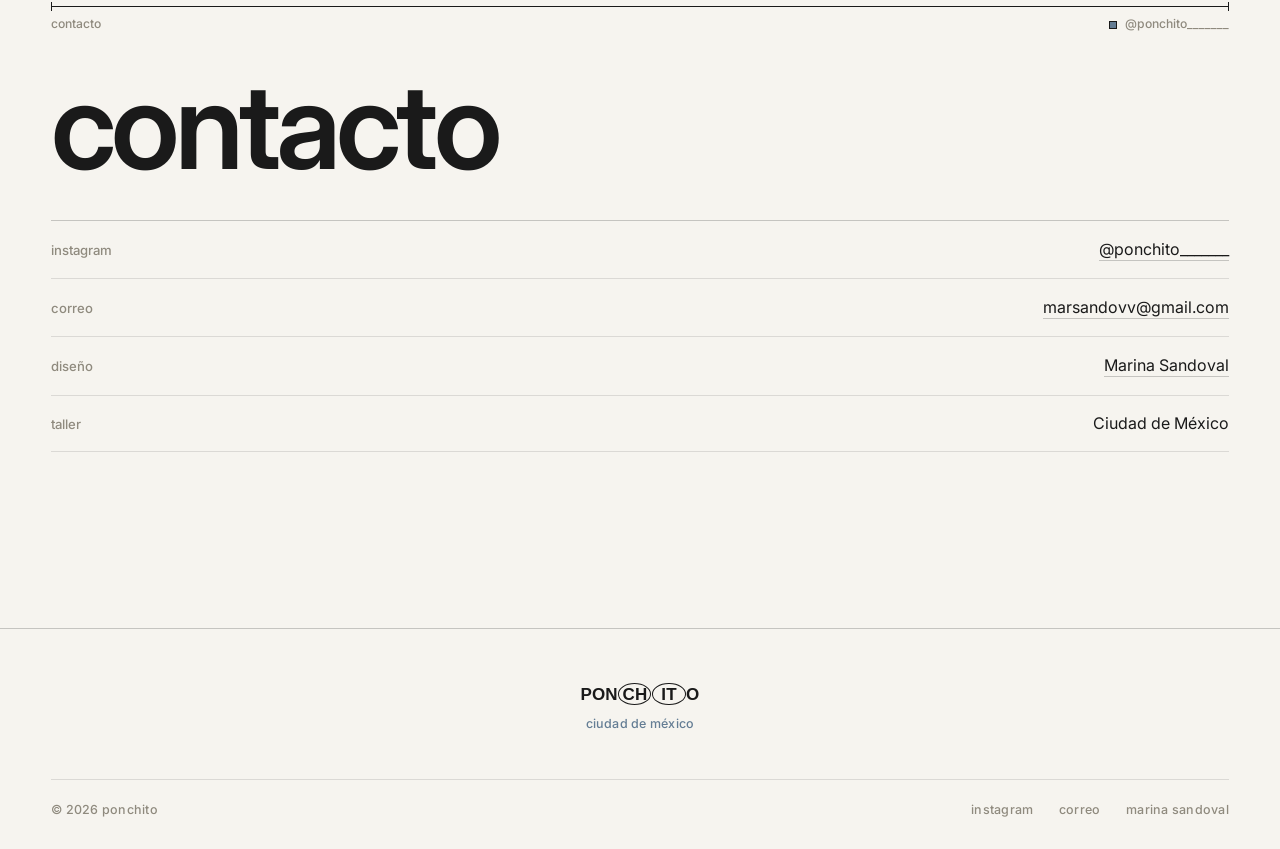
<file: ponchito.html>
<!DOCTYPE html>
<html lang="es">
<head>
<meta charset="UTF-8">
<meta name="viewport" content="width=device-width, initial-scale=1.0">
<title>Ponchito</title>
<meta name="description" content="Ponchito — ropa hecha en Ciudad de México.">
<link rel="preconnect" href="https://fonts.googleapis.com">
<link rel="preconnect" href="https://fonts.gstatic.com" crossorigin>
<link href="https://fonts.googleapis.com/css2?family=Inter:wght@400;500;600&display=swap" rel="stylesheet">
<link rel="stylesheet" href="style.css">
</head>
<body>

<!-- gancho de ropa: se define una vez -->
<svg width="0" height="0" style="position:absolute" aria-hidden="true">
  <symbol id="hanger" viewBox="0 0 200 90">
    <g fill="none" stroke="currentColor" stroke-width="2.6" stroke-linecap="round" stroke-linejoin="round">
      <path d="M100 42 L100 30 C100 23 109 21 109 13 C109 6 103 2 97 2 C91 2 87 6 87 11"/>
      <path d="M100 42 L12 84 C7 86.5 8 89 13 89 L187 89 C192 89 193 86.5 188 84 Z"/>
    </g>
  </symbol>
</svg>

<nav class="nav" id="siteNav">
  <a href="#top" class="nav-mark">
    <span class="brand-mark" style="font-size:13px;" aria-label="Ponchito">
      <span class="word">PON</span><span class="ring">CH</span><span class="ring">IT</span><span class="word">O</span>
    </span>
  </a>
  <span class="clock" aria-label="Hora en Ciudad de México"><span class="clock-city">cdmx</span> <span data-clock>--:--</span></span>
  <button class="nav-toggle" id="navToggle" aria-expanded="false" aria-controls="navLinks">Menú</button>
  <ul class="nav-links" id="navLinks">
    <li><a href="#looks">looks</a></li>
    <li><a href="#archive">archivo</a></li>
    <li><a href="#tienda">contacto</a></li>
    <li><a href="index.html">marina sandoval</a></li>
  </ul>
</nav>

<!-- VIDEO + LOGO -->
<section class="film-hero" id="top">
  <div class="film">
    <video id="brandVideo" src="media/ponchito.mp4" poster="media/ponchito-poster.jpg"
           autoplay muted loop playsinline preload="auto" aria-label="Ponchito en pasarela"></video>
  </div>

  <div class="brand-mark logo-anim on-film" id="brandMark" aria-label="Ponchito">
    <span class="word">PON</span><span class="ring">CH</span><span class="ring">IT</span><span class="word">O</span>
  </div>
  <div class="brand-tagline on-film" id="brandTagline">
    <p>hecho en ciudad de méxico</p>
  </div>
</section>

<!-- MANIFIESTO -->
<section class="manifesto" id="manifesto">
  <div class="manifesto-inner" id="manifestoText">
    <p>Ponchito surge de una necedad instintiva: hacer ropa que aguante el uso diario y mejore con él.</p>
    <p>Nacida en Ciudad de México. Cada pieza empieza en papel, se corta a mano y se prueba antes de existir en cantidad. No hay temporadas, hay tandas.</p>
    <p>Trabajamos con lo que ya está aquí — telas de deadstock, talleres locales, patrones que se reusan hasta que dejan de servir.</p>
    <p>Lo que se vende se hizo. Lo que se hizo se usa.</p>
  </div>
</section>

<div class="mark-fixed" id="markFixed" aria-hidden="true">
  <span class="brand-mark mini-mark">
    <span class="word">PON</span><span class="ring">CH</span><span class="ring">IT</span><span class="word">O</span>
  </span>
</div>

<!-- LOOKS: riel de ropa en movimiento -->
<section id="looks" class="section-pad">
  <div class="wrap">
    <div class="section-head">
      <div class="spec"><i class="tick l"></i><span>colección</span><span><i class="sq sq-p"></i>hecho en cdmx</span><i class="tick r"></i></div>
      <h2 class="title-xl split">looks</h2>
      <span class="label label-ink">pasa el cursor para detener el riel · haz clic en una foto para acercarla</span>
    </div>
  </div>

  <div class="rack" data-dir="left">
    <div class="rail"></div>
    <div class="rack-track">
      <figure class="garment">
        <div class="garment-turn">
        <svg class="hanger" aria-hidden="true"><use href="#hanger"/></svg>
        <div class="slot frame has-image" data-slot data-look="1" role="img" aria-label="top verde y falda negra con olán" data-src="img/look-01.jpg" style="background-image:url('img/look-01-s.jpg');background-position:50% 40%"></div>
        </div>
      </figure>
      <figure class="garment">
        <div class="garment-turn">
        <svg class="hanger" aria-hidden="true"><use href="#hanger"/></svg>
        <div class="slot frame has-image" data-slot data-look="2" role="img" aria-label="pantalón globo de mezclilla, de frente" data-src="img/look-02.jpg" style="background-image:url('img/look-02-s.jpg');background-position:50% 50%"></div>
        </div>
      </figure>
      <figure class="garment">
        <div class="garment-turn">
        <svg class="hanger" aria-hidden="true"><use href="#hanger"/></svg>
        <div class="slot frame has-image" data-slot data-look="3" role="img" aria-label="abrigo de lana azul, de espaldas" data-src="img/look-03.jpg" style="background-image:url('img/look-03-s.jpg');background-position:50% 50%"></div>
        </div>
      </figure>
      <figure class="garment">
        <div class="garment-turn">
        <svg class="hanger" aria-hidden="true"><use href="#hanger"/></svg>
        <div class="slot frame has-image" data-slot data-look="4" role="img" aria-label="chaqueta de seda verde, de espaldas" data-src="img/look-04.jpg" style="background-image:url('img/look-04-s.jpg');background-position:50% 45%"></div>
        </div>
      </figure>
      <figure class="garment">
        <div class="garment-turn">
        <svg class="hanger" aria-hidden="true"><use href="#hanger"/></svg>
        <div class="slot frame has-image" data-slot data-look="5" role="img" aria-label="vestido negro de olanes frente a un muro rojo" data-src="img/look-05.jpg" style="background-image:url('img/look-05-s.jpg');background-position:58% 62%"></div>
        </div>
      </figure>
      <figure class="garment">
        <div class="garment-turn">
        <svg class="hanger" aria-hidden="true"><use href="#hanger"/></svg>
        <div class="slot frame has-image" data-slot data-look="6" role="img" aria-label="blusa blanca de tirantes" data-src="img/look-06.jpg" style="background-image:url('img/look-06-s.jpg');background-position:52% 32%"></div>
        </div>
      </figure>
    </div>
  </div>

  <div class="rack" data-dir="right">
    <div class="rail"></div>
    <div class="rack-track">
      <figure class="garment">
        <div class="garment-turn">
        <svg class="hanger" aria-hidden="true"><use href="#hanger"/></svg>
        <div class="slot frame has-image" data-slot data-look="7" role="img" aria-label="camisa blanca de satín, manos atrás" data-src="img/look-07.jpg" style="background-image:url('img/look-07-s.jpg');background-position:50% 55%"></div>
        </div>
      </figure>
      <figure class="garment">
        <div class="garment-turn">
        <svg class="hanger" aria-hidden="true"><use href="#hanger"/></svg>
        <div class="slot frame has-image" data-slot data-look="8" role="img" aria-label="pantalón globo, de perfil" data-src="img/look-08.jpg" style="background-image:url('img/look-08-s.jpg');background-position:45% 50%"></div>
        </div>
      </figure>
      <figure class="garment">
        <div class="garment-turn">
        <svg class="hanger" aria-hidden="true"><use href="#hanger"/></svg>
        <div class="slot frame has-image" data-slot data-look="9" role="img" aria-label="falda amarilla y blusa blanca de olanes" data-src="img/look-09.jpg" style="background-image:url('img/look-09-s.jpg');background-position:55% 55%"></div>
        </div>
      </figure>
      <figure class="garment">
        <div class="garment-turn">
        <svg class="hanger" aria-hidden="true"><use href="#hanger"/></svg>
        <div class="slot frame has-image" data-slot data-look="10" role="img" aria-label="tejido de mohair gris, de espaldas" data-src="img/look-10.jpg" style="background-image:url('img/look-10-s.jpg');background-position:40% 72%"></div>
        </div>
      </figure>
      <figure class="garment">
        <div class="garment-turn">
        <svg class="hanger" aria-hidden="true"><use href="#hanger"/></svg>
        <div class="slot frame has-image" data-slot data-look="11" role="img" aria-label="abrigo de lana azul y capa transparente" data-src="img/look-11.jpg" style="background-image:url('img/look-11-s.jpg');background-position:100% 50%"></div>
        </div>
      </figure>
      <figure class="garment">
        <div class="garment-turn">
        <svg class="hanger" aria-hidden="true"><use href="#hanger"/></svg>
        <div class="slot frame has-image" data-slot data-look="12" role="img" aria-label="pantalón negro de rayas" data-src="img/look-12.jpg" style="background-image:url('img/look-12-s.jpg');background-position:58% 50%"></div>
        </div>
      </figure>
    </div>
  </div>
</section>

<!-- ARCHIVO -->
<section id="archive" class="section-pad">
  <div class="wrap">
    <div class="section-head">
      <div class="spec"><i class="tick l"></i><span>archivo de proceso</span><span><i class="sq sq-y"></i>taller · telas · patrones</span><i class="tick r"></i></div>
      <h2 class="title-xl split">archivo</h2>
    </div>

    <!-- posiciones en % — se pueden mover cambiando left / top / width -->
    <div class="scatter">
      <div class="slot scatter-tile has-image" role="img" aria-label="cama con sábanas blancas" style="left:4%;top:14%;width:16%;aspect-ratio:1.3333;background-image:url('img/archivo-12.jpg')"></div>
      <div class="slot scatter-tile has-image" role="img" aria-label="etiqueta de ponchito cosida sobre lino" style="left:20%;top:2%;width:12%;aspect-ratio:0.75;background-image:url('img/archivo-01.jpg')"></div>
      <div class="slot scatter-tile has-image" role="img" aria-label="bordado y botones de concha" style="left:30%;top:0%;width:14%;aspect-ratio:1.3058;background-image:url('img/archivo-10.jpg')"></div>
      <div class="slot scatter-tile has-image" role="img" aria-label="reja de hierro frente a una iglesia, blanco y negro" style="left:42%;top:3%;width:16%;aspect-ratio:1.5;background-image:url('img/archivo-11.jpg')"></div>
      <div class="slot scatter-tile has-image" role="img" aria-label="pies descalzos y pantalón globo" style="left:27%;top:8%;width:11%;aspect-ratio:0.7617;background-image:url('img/archivo-02.jpg')"></div>
      <div class="slot scatter-tile has-image" role="img" aria-label="chamarra de piel en escena" style="left:70%;top:14%;width:14%;aspect-ratio:0.9681;background-image:url('img/archivo-16.jpg')"></div>
      <div class="slot scatter-tile has-image" role="img" aria-label="pantalón globo de espaldas" style="left:14%;top:19%;width:12%;aspect-ratio:0.7233;background-image:url('img/archivo-04.jpg')"></div>
      <div class="slot scatter-tile has-image" role="img" aria-label="detalle de abrigo con puño de lana" style="left:47%;top:22%;width:12%;aspect-ratio:0.7158;background-image:url('img/archivo-03.jpg')"></div>
      <div class="slot scatter-tile has-image" role="img" aria-label="hombro y tejido de mohair" style="left:23%;top:22%;width:13%;aspect-ratio:0.6667;background-image:url('img/archivo-05.jpg')"></div>
      <div class="slot scatter-tile has-image" role="img" aria-label="retrato escaneado" style="left:33%;top:24%;width:20%;aspect-ratio:0.6533;background-image:url('img/archivo-06.jpg')"></div>
      <div class="slot scatter-tile has-image" role="img" aria-label="reja de hierro y blusa con rombos de mohair" style="left:56%;top:34%;width:26%;aspect-ratio:0.6667;background-image:url('img/archivo-08.jpg')"></div>
      <div class="slot scatter-tile has-image" role="img" aria-label="instalación con telas colgadas" style="left:36%;top:60%;width:16%;aspect-ratio:0.6667;background-image:url('img/archivo-07.jpg')"></div>
      <div class="slot scatter-tile has-image" role="img" aria-label="tejido sobre mesa de acero" style="left:18%;top:64%;width:17%;aspect-ratio:0.8;background-image:url('img/archivo-09.jpg')"></div>
      <div class="slot scatter-tile has-image" role="img" aria-label="vestido negro junto a una puerta roja" style="left:3%;top:72%;width:20%;aspect-ratio:1.5;background-image:url('img/archivo-13.jpg')"></div>
      <div class="slot scatter-tile has-image" role="img" aria-label="collage de fotos recortadas" style="left:8%;top:82%;width:14%;aspect-ratio:0.7275;background-image:url('img/archivo-15.jpg')"></div>
      <div class="slot scatter-tile has-image" role="img" aria-label="blusa blanca frente a una puerta tallada" style="left:62%;top:80%;width:24%;aspect-ratio:1.5;background-image:url('img/archivo-14.jpg')"></div>

      <span class="scatter-text label" style="left:2%;top:3%;">taller</span>
      <span class="scatter-text label" style="left:62%;top:7%;">telas</span>
      <span class="scatter-text label" style="left:86%;top:31%;">proceso</span>
      <span class="scatter-text label" style="left:2%;top:60%;">tanda 01</span>
      <span class="scatter-text label" style="left:87%;top:72%;">muestras</span>
      <span class="scatter-text label" style="left:4%;top:37%;">patrones</span>

      <p class="scatter-text note" style="left:2%;top:44%;width:16%;margin:0;">Una nota sobre este archivo — cuándo se hizo, para qué era.</p>
      <p class="scatter-text note" style="left:85%;top:47%;width:14%;margin:0;">Una segunda nota — un crédito, un material, o algo del proceso.</p>
    </div>
  </div>
</section>

<!-- CONTACTO -->
<section id="tienda" class="section-pad">
  <div class="wrap">
    <div class="section-head">
      <div class="spec"><i class="tick l"></i><span>contacto</span><span><i class="sq sq-b"></i>@ponchito_______</span><i class="tick r"></i></div>
      <h2 class="title-xl split">contacto</h2>
    </div>
    <div class="contact-rows">
      <div class="row"><span class="k">Instagram</span><a href="https://instagram.com/ponchito_______" target="_blank" rel="noopener">@ponchito_______</a></div>
      <div class="row"><span class="k">Correo</span><a href="mailto:marsandovv@gmail.com">marsandovv@gmail.com</a></div>
      <div class="row"><span class="k">Diseño</span><a href="index.html">Marina Sandoval</a></div>
      <div class="row"><span class="k">Taller</span><span>Ciudad de México</span></div>
    </div>
  </div>
</section>

<footer>
  <div class="crest">
    <span class="brand-mark crest-mark" aria-label="Ponchito">
      <span class="word">PON</span><span class="ring">CH</span><span class="ring">IT</span><span class="word">O</span>
    </span>
    <span class="label">Ciudad de México</span>
  </div>
  <div class="footer-row">
    <span class="label label-ink">© <span id="year"></span> Ponchito</span>
    <span class="socials label label-ink">
      <a href="https://instagram.com/ponchito_______" target="_blank" rel="noopener">Instagram</a>
      <a href="mailto:marsandovv@gmail.com">Correo</a>
      <a href="index.html">Marina Sandoval</a>
    </span>
  </div>
</footer>

<script>
  /* ---------- hora de cdmx ---------- */
  (function clock(){
    const els = document.querySelectorAll("[data-clock]");
    if (!els.length) return;
    let fmt = null;
    try {
      fmt = new Intl.DateTimeFormat("es-MX", { timeZone:"America/Mexico_City", hour:"2-digit", minute:"2-digit", hour12:false });
    } catch(e){}
    const tick = () => { if (fmt){ const t = fmt.format(new Date()); els.forEach(el => el.textContent = t); } };
    tick();
    setInterval(tick, 10000);
  })();

  /* ---------- menú móvil ---------- */
  const navToggle = document.getElementById("navToggle");
  const navLinks = document.getElementById("navLinks");
  navToggle.addEventListener("click", () => {
    const open = navLinks.classList.toggle("is-open");
    navToggle.setAttribute("aria-expanded", open);
    navToggle.textContent = open ? "Cerrar" : "Menú";
  });
  navLinks.querySelectorAll("a").forEach(a => a.addEventListener("click", () => {
    navLinks.classList.remove("is-open");
    navToggle.setAttribute("aria-expanded", "false");
    navToggle.textContent = "Menú";
  }));

  /* ---------- fotos (vista previa) ---------- */
  document.addEventListener("click", e => {
    const slot = e.target.closest(".slot[data-slot]");
    if (!slot || e.target.tagName === "INPUT") return;
    if (slot.closest(".rack") && slot.classList.contains("has-image")) return;
    const input = slot.querySelector("input[type=file]");
    if (input) input.click();
  });
  document.addEventListener("change", e => {
    const input = e.target;
    if (!input.matches || !input.matches(".slot input[type=file]")) return;
    const slot = input.closest(".slot");
    const file = input.files[0];
    if (!file) return;
    const reader = new FileReader();
    reader.onload = () => {
      const key = slot.dataset.look;
      const all = key ? document.querySelectorAll('.slot[data-look="' + key + '"]') : [slot];
      all.forEach(s => {
        s.style.backgroundImage = "url(" + reader.result + ")";
        s.dataset.src = reader.result;
        s.classList.add("has-image");
      });
    };
    reader.readAsDataURL(file);
  });

  let ZOOM_OPEN = false;

  /* ---------- riel de ropa: corre sin fin, se detiene al pasar el cursor ---------- */
  (function racks(){
    const reduce = window.matchMedia("(prefers-reduced-motion: reduce)").matches;
    const racks = Array.from(document.querySelectorAll(".rack"));
    if (!racks.length) return;

    const SPEED = 38;          // px por segundo
    const TURN = 22;           // giro extra en las orillas (grados)
    const MIN_TURN = 9;        // giro mínimo, para que ninguna se vea de frente
    const states = [];

    racks.forEach(rack => {
      const track = rack.querySelector(".rack-track");
      const originals = Array.from(track.children);
      if (reduce){ rack.classList.add("is-static"); return; }

      function addSet(){
        originals.forEach(o => {
          const c = o.cloneNode(true);
          c.setAttribute("aria-hidden", "true");
          c.querySelectorAll("input").forEach(i => i.tabIndex = -1);
          track.appendChild(c);
        });
      }
      addSet();

      const st = {
        rack, track, originals,
        dir: rack.dataset.dir === "right" ? 1 : -1,
        x: 0, speed: 0, hover: false, visible: true, setW: 0
      };
      st.measure = () => {
        st.setW = track.children[originals.length].offsetLeft - track.children[0].offsetLeft;
        let guard = 0;
        while (st.setW > 0 && track.scrollWidth < st.setW + window.innerWidth * 1.5 && guard++ < 8) addSet();
        if (st.dir > 0) st.x = -st.setW;
        st.items = Array.from(track.children).map(g => ({
          turn: g.querySelector(".garment-turn"),
          center: g.offsetLeft + g.offsetWidth / 2
        }));
      };
      st.measure();

      rack.addEventListener("mouseenter", () => st.hover = true);
      rack.addEventListener("mouseleave", () => st.hover = false);
      rack.addEventListener("focusin",  () => st.hover = true);
      rack.addEventListener("focusout", () => st.hover = false);
      states.push(st);
    });
    if (!states.length) return;

    if ("IntersectionObserver" in window){
      const io = new IntersectionObserver(es => es.forEach(e => {
        const st = states.find(s => s.rack === e.target);
        if (st) st.visible = e.isIntersecting;
      }));
      states.forEach(s => io.observe(s.rack));
    }

    // el scroll empuja el riel un poco más rápido, y luego se calma
    let lastY = window.scrollY, boost = 0;
    window.addEventListener("scroll", () => {
      const y = window.scrollY;
      boost = Math.min(420, boost + Math.abs(y - lastY) * 1.6);
      lastY = y;
    }, { passive:true });

    let prev = performance.now();
    function tick(now){
      const dt = Math.min(0.05, (now - prev) / 1000);
      prev = now;
      boost *= 0.92;
      states.forEach(st => {
        if (!st.visible || !st.setW) return;
        if (ZOOM_OPEN) return;
        const goal = st.hover ? 0 : SPEED + boost;
        st.speed += (goal - st.speed) * 0.08;
        st.x += st.dir * st.speed * dt;
        if (st.dir < 0 && st.x <= -st.setW) st.x += st.setW;
        if (st.dir > 0 && st.x >= 0) st.x -= st.setW;
        st.track.style.transform = "translate3d(" + st.x + "px,0,0)";

        // cada prenda gira sobre su gancho: las de las orillas más, las del centro menos
        const vw = window.innerWidth, half = vw / 2;
        st.items.forEach(it => {
          const cx = it.center + st.x;
          if (cx < -400 || cx > vw + 400) return;
          const n = Math.max(-1.2, Math.min(1.2, (cx - half) / half));
          const a = -(MIN_TURN * Math.sign(n || 1) + n * TURN);
          it.turn.dataset.angle = a.toFixed(2);
          it.turn.style.transform = "perspective(900px) rotateY(" + a.toFixed(2) + "deg)";
        });
      });
      requestAnimationFrame(tick);
    }
    requestAnimationFrame(tick);

    let rt;
    window.addEventListener("resize", () => {
      clearTimeout(rt);
      rt = setTimeout(() => states.forEach(s => s.measure()), 150);
    });
  })();

  /* ---------- clic en una foto del riel: sale hacia ti ---------- */
  (function zoom(){
    const reduce = window.matchMedia("(prefers-reduced-motion: reduce)").matches;
    let open = null;

    document.addEventListener("click", e => {
      if (open) return;
      const slot = e.target.closest(".rack .slot.has-image");
      if (!slot || !slot.dataset.src) return;
      show(slot);
    });
    document.addEventListener("keydown", e => { if (e.key === "Escape" && open) hide(); });

    function show(slot){
      ZOOM_OPEN = true;
      const src = slot.dataset.src;
      const turn = slot.closest(".garment-turn");
      const angle = turn ? parseFloat(turn.dataset.angle || 0) : 0;
      const r = slot.getBoundingClientRect();

      const back = document.createElement("div");
      back.className = "zoom-back";
      back.setAttribute("role", "dialog");
      back.setAttribute("aria-modal", "true");
      back.setAttribute("aria-label", "Foto ampliada");
      const photo = document.createElement("div");
      photo.className = "zoom-photo";
      photo.style.backgroundImage = 'url("' + src + '")';
      const btn = document.createElement("button");
      btn.className = "zoom-close";
      btn.textContent = "cerrar";
      back.appendChild(photo);
      back.appendChild(btn);
      document.body.appendChild(back);
      document.documentElement.style.overflow = "hidden";
      back.addEventListener("click", hide);

      const img = new Image();
      img.onload = () => place(img.naturalWidth / img.naturalHeight);
      img.onerror = () => place(slot.offsetWidth / slot.offsetHeight);
      img.src = src;

      function place(ratio){
        const maxW = window.innerWidth * 0.86, maxH = window.innerHeight * 0.84;
        let w = maxW, h = w / ratio;
        if (h > maxH){ h = maxH; w = h * ratio; }
        const left = (window.innerWidth - w) / 2, top = (window.innerHeight - h) / 2;
        Object.assign(photo.style, { left: left + "px", top: top + "px", width: w + "px", height: h + "px" });

        // empieza exactamente donde estaba la foto en el riel, girada igual
        const sx = slot.offsetWidth / w, sy = slot.offsetHeight / h;
        const dx = (r.left + r.width / 2) - (left + w / 2);
        const dy = (r.top + r.height / 2) - (top + h / 2);
        const persp = (900 / sx).toFixed(0);
        const from = "translate(" + dx + "px," + dy + "px) scale(" + sx + "," + sy + ") perspective(" + persp + "px) rotateY(" + angle + "deg)";
        const to   = "translate(0px,0px) scale(1,1) perspective(" + persp + "px) rotateY(0deg)";

        open = { back, photo, slot, from };
        slot.style.visibility = "hidden";
        photo.style.transform = from;
        photo.getBoundingClientRect();
        back.classList.add("is-open");
        if (!reduce) photo.style.transition = "transform .75s cubic-bezier(.16,.8,.2,1)";
        photo.style.transform = to;
        btn.focus({ preventScroll:true });
      }
    }

    function hide(){
      if (!open) return;
      const o = open;
      open = null;
      o.back.classList.remove("is-open");
      const done = () => {
        o.slot.style.visibility = "";
        o.back.remove();
        document.documentElement.style.overflow = "";
        ZOOM_OPEN = false;
      };
      if (reduce){ done(); return; }
      o.photo.style.transition = "transform .6s cubic-bezier(.5,0,.2,1)";
      o.photo.style.transform = o.from;
      o.photo.addEventListener("transitionend", done, { once:true });
      setTimeout(done, 900);
    }
  })();

  /* ---------- video de fondo: si el navegador bloquea el autoplay, se intenta otra vez ---------- */
  (function film(){
    const v = document.getElementById("brandVideo");
    if (!v) return;
    if (window.matchMedia("(prefers-reduced-motion: reduce)").matches){ v.removeAttribute("autoplay"); v.pause(); return; }
    const p = v.play();
    if (p && p.catch) p.catch(() => {
      const retry = () => { v.play().catch(()=>{}); window.removeEventListener("touchstart", retry); };
      window.addEventListener("touchstart", retry, { passive:true });
    });
  })();

  /* ---------- archivo: hover agranda, clic trae al frente ---------- */
  const tiles = Array.from(document.querySelectorAll(".scatter-tile"));
  let topZ = tiles.length;
  tiles.forEach((tile, i) => {
    tile.style.zIndex = i + 1;
    tile.addEventListener("mouseenter", () => {
      tile.dataset.restZ = tile.style.zIndex;
      tile.style.zIndex = 9000;
    });
    tile.addEventListener("mouseleave", () => {
      if (tile.dataset.restZ) tile.style.zIndex = tile.dataset.restZ;
    });
    tile.addEventListener("click", () => { topZ += 1; tile.dataset.restZ = topZ; });
  });

  /* ---------- manifiesto: las líneas se abren alrededor del logo ---------- */
  (function manifesto(){
    const box  = document.getElementById("manifestoText");
    const mark = document.getElementById("markFixed");
    if (!box || !mark) return;

    const MAX_SHIFT = 70;
    const RADIUS    = 150;

    const sources = Array.from(box.querySelectorAll("p"));
    sources.forEach(p => { if (!p.dataset.text) p.dataset.text = p.textContent; });
    let lines = [], sectionTop = 0, sectionBottom = 0, ticking = false;

    function build(){
      lines = [];
      sources.forEach(p => {
        const text = p.dataset.text;
        p.textContent = text;
        const lh = parseFloat(getComputedStyle(p).lineHeight);
        const node = p.firstChild;
        if (!node) return;

        const range = document.createRange();
        const breaks = [];
        let lastTop = null;
        for (let i = 1; i <= text.length; i++){
          range.setStart(node, i - 1); range.setEnd(node, i);
          const r = range.getBoundingClientRect();
          if (!r.height) continue;
          if (lastTop === null) lastTop = r.top;
          else if (Math.abs(r.top - lastTop) > 1){ breaks.push(i - 1); lastTop = r.top; }
        }

        const parts = []; let from = 0;
        breaks.forEach(b => { parts.push(text.slice(from, b)); from = b; });
        parts.push(text.slice(from));

        p.textContent = "";
        parts.forEach(str => {
          const clean = str.trim();
          if (!clean) return;
          const line = document.createElement("span"); line.className = "sline";
          const left = document.createElement("span"); left.className = "sline-half l";
          const right = document.createElement("span"); right.className = "sline-half r";
          left.textContent = right.textContent = clean;
          line.style.height = lh + "px";
          line.appendChild(left); line.appendChild(right);
          p.appendChild(line);
          lines.push({ line, left, right });
        });
      });
      measure();
    }

    function measure(){
      const s = document.getElementById("manifesto").getBoundingClientRect();
      sectionTop = s.top + window.scrollY;
      sectionBottom = sectionTop + s.height;
    }

    function update(){
      const y = window.scrollY;
      const onScreen = sectionBottom > y && sectionTop < y + window.innerHeight;
      mark.classList.toggle("is-on", onScreen);
      if (!onScreen){ ticking = false; return; }

      const mr = mark.getBoundingClientRect();
      const markMid = mr.top + mr.height / 2;
      lines.forEach(o => {
        const r = o.line.getBoundingClientRect();
        const dist = Math.abs(r.top + r.height / 2 - markMid);
        const k = Math.max(0, 1 - dist / RADIUS);
        const d = MAX_SHIFT * k * k * (3 - 2 * k);
        o.left.style.transform  = "translate3d(" + (-d) + "px,0,0)";
        o.right.style.transform = "translate3d(" + d + "px,0,0)";
      });
      ticking = false;
    }

    window.addEventListener("scroll", () => {
      if (!ticking){ ticking = true; requestAnimationFrame(update); }
    }, { passive:true });

    let rt;
    window.addEventListener("resize", () => {
      clearTimeout(rt);
      rt = setTimeout(() => { build(); measure(); }, 180);
    });

    if (document.fonts && document.fonts.ready) document.fonts.ready.then(build);
    else build();
  })();

  /* ---------- letras que suben (títulos) ---------- */
  (function letters(){
    const reduce = window.matchMedia("(prefers-reduced-motion: reduce)").matches;
    document.querySelectorAll(".split").forEach(el => {
      const label = el.textContent.replace(/\s+/g, " ").trim();
      const nodes = Array.from(el.childNodes);
      el.textContent = "";
      let i = 0;
      nodes.forEach(n => {
        if (n.nodeType !== 3){ el.appendChild(n); return; }
        n.textContent.split(/(\s+)/).forEach(part => {
          if (!part) return;
          if (/^\s+$/.test(part)){ el.appendChild(document.createTextNode(" ")); return; }
          const mask = document.createElement("span");
          mask.className = "lt-mask";
          mask.setAttribute("aria-hidden", "true");
          Array.from(part).forEach(ch => {
            const s = document.createElement("span");
            s.className = "lt";
            s.textContent = ch;
            s.style.transitionDelay = (i++ * 32) + "ms";
            mask.appendChild(s);
          });
          el.appendChild(mask);
        });
      });
      el.setAttribute("aria-label", label);
    });

    const targets = document.querySelectorAll(".split, .logo-anim, .plus-row, .spec");
    if (reduce || !("IntersectionObserver" in window)){
      targets.forEach(t => t.classList.add("is-in"));
      return;
    }
    const io = new IntersectionObserver(entries => {
      entries.forEach(e => {
        if (e.isIntersecting){ e.target.classList.add("is-in"); io.unobserve(e.target); }
      });
    }, { threshold: 0.2 });
    targets.forEach(t => io.observe(t));
  })();

  document.getElementById("year").textContent = new Date().getFullYear();
</script>

</body>
</html>
</file>
<file: style.css>
/* ============================================================
   Marina Sandoval / Ponchito
   Tipografía: Inter en todo el sitio.
   El logo de Ponchito conserva su Helvetica.
   ============================================================ */

:root{
  --paper:#f6f4ef;
  --ph:#ece9e2;                /* marco vacío, neutro */
  --ink:#1a1a1a;
  --ink-mid:#55514a;
  --ink-faint:#8f8a7e;
  --blue:#647d94;
  --pink:#e3ccc6;
  --yellow:#e6d9b0;
  --rule:rgba(26,26,26,0.22);
  --rule-faint:rgba(26,26,26,0.12);
  --gutter:clamp(1.25rem,4vw,3.5rem);
  --sans:"Inter","Helvetica Neue",Arial,sans-serif;
}

*{box-sizing:border-box;}
html{scroll-behavior:smooth;}
body{
  margin:0;
  background:var(--paper);
  color:var(--ink);
  font-family:var(--sans);
  font-weight:400;
  -webkit-font-smoothing:antialiased;
}
img{max-width:100%;display:block;}
a{color:inherit;text-decoration:none;}
button{font-family:inherit;font-size:inherit;background:none;border:none;color:inherit;cursor:pointer;padding:0;}
::selection{background:var(--yellow);color:var(--ink);}
:focus-visible{outline:1px solid var(--blue);outline-offset:3px;}

/* ---------- títulos ---------- */
.title-xl{
  font-family:var(--sans);
  font-weight:600;
  font-size:clamp(3rem,10vw,7.5rem);
  line-height:0.88;
  letter-spacing:-0.04em;
  text-transform:lowercase;
  margin:0;
}
.title-md{
  font-family:var(--sans);
  font-weight:600;
  font-size:clamp(1.6rem,4vw,2.6rem);
  line-height:0.95;
  letter-spacing:-0.03em;
  text-transform:lowercase;
  margin:0;
}
.label{
  font-family:var(--sans);
  font-weight:500;
  font-size:0.78rem;
  letter-spacing:0.02em;
  text-transform:lowercase;
  color:var(--blue);
}
.label-ink{color:var(--ink-faint);}

/* ---------- texto ---------- */
.lede{font-size:1.05rem;line-height:1.65;color:var(--ink-mid);max-width:46ch;}
.body-copy{font-size:1rem;line-height:1.7;max-width:62ch;}

/* ---------- shells ---------- */
.wrap{padding:0 var(--gutter);}
.section-head{padding:7rem 0 2.6rem;display:flex;flex-direction:column;gap:1rem;}
.section-pad{padding-bottom:5rem;}

/* ---------- nav ---------- */
.nav{
  position:fixed;top:0;left:0;right:0;z-index:60;
  display:flex;align-items:center;justify-content:space-between;
  padding:1rem var(--gutter);
  background:var(--paper);
  border-bottom:1px solid var(--rule-faint);
}
.nav-mark{
  display:flex;align-items:center;gap:0.55rem;
  font-family:var(--sans);font-weight:600;
  font-size:0.95rem;line-height:1;letter-spacing:-0.02em;text-transform:lowercase;
}
.nav-mark .brand-mark{text-transform:none;letter-spacing:normal;}
.nav-dog{width:30px;height:17px;color:var(--blue);flex:none;}
.nav-links{display:flex;gap:clamp(1rem,3vw,2.4rem);list-style:none;margin:0;padding:0;}
.nav-links a{
  font-family:var(--sans);font-weight:500;
  font-size:0.86rem;letter-spacing:-0.01em;text-transform:lowercase;color:var(--ink-mid);
}
.nav-links a:hover{color:var(--ink);}
.nav-toggle{font-family:var(--sans);font-weight:500;font-size:0.86rem;text-transform:lowercase;display:none;}

@media (max-width:760px){
  .nav-links{
    position:fixed;inset:0;background:var(--paper);
    flex-direction:column;justify-content:center;align-items:flex-start;
    padding:0 var(--gutter);gap:1.4rem;display:none;
  }
  .nav-links.is-open{display:flex;}
  .nav-links a{font-family:var(--sans);font-weight:600;font-size:2rem;letter-spacing:-0.03em;}
  .nav-toggle{display:inline-block;position:relative;z-index:70;}
}

/* ---------- fotos ---------- */
.slot{
  position:relative;background:var(--ph);
  background-size:cover;background-position:center;
  display:flex;align-items:center;justify-content:center;
  cursor:pointer;overflow:hidden;border:1px solid var(--rule-faint);
}
.slot.has-image{border-color:transparent;}
.slot.has-image .slot-hint{display:none;}
.slot-hint{
  font-family:var(--sans);font-weight:500;
  font-size:0.78rem;text-transform:lowercase;
  color:var(--ink-faint);text-align:center;padding:1rem;
}
.slot input[type=file]{display:none;}

/* ---------- hero ---------- */
.hero{height:100vh;min-height:540px;display:flex;align-items:flex-end;position:relative;}
.hero .slot{position:absolute;inset:0;border:none;background-color:var(--ph);}
.hero-foot{
  position:relative;z-index:2;width:100%;
  display:flex;justify-content:space-between;align-items:flex-end;gap:1rem;
  padding:0 var(--gutter) 1.8rem;
}
.hero-name{
  font-family:var(--sans);font-weight:600;
  font-size:clamp(3rem,10vw,8.5rem);line-height:0.9;letter-spacing:-0.045em;
  text-transform:lowercase;margin:0;
  padding:0.05em 0.1em 0.12em 0;margin:-0.05em -0.1em -0.12em 0;
}

/* ---------- intro / manifiesto ---------- */
.manifesto{padding:clamp(6rem,14vh,10rem) var(--gutter) clamp(8rem,18vh,14rem);}
.manifesto-inner{max-width:42rem;margin:0 auto;text-align:center;}
.manifesto-inner p{
  font-size:clamp(1.05rem,1.4vw,1.25rem);line-height:1.85;color:var(--ink);margin:0 0 2.2rem;
}
.manifesto-inner p:last-child{margin-bottom:0;}

/* intro de marina: es un título, no un párrafo */
#intro .manifesto-inner{max-width:60rem;}
#intro .manifesto-inner p{
  font-family:var(--sans);font-weight:600;
  font-size:clamp(1.9rem,4.6vw,3.6rem);line-height:1.04;letter-spacing:-0.04em;
  text-transform:lowercase;margin:0 0 0.4em;
}
#intro .manifesto-inner p:last-child{color:var(--blue);}
.sline{display:block;position:relative;width:100%;}
.sline-half{position:absolute;left:0;right:0;top:0;white-space:pre;text-align:center;will-change:transform;}
.sline-half.l{clip-path:inset(0 50% 0 0);}
.sline-half.r{clip-path:inset(0 0 0 50%);}

.mark-fixed{
  position:fixed;top:4.4rem;left:50%;transform:translateX(-50%);
  z-index:40;display:none;pointer-events:none;
}
.mark-fixed.is-on{display:block;}
.mark-dog{width:44px;height:25px;color:var(--blue);display:block;}
.brand-mark.mini-mark{font-size:15px;color:var(--blue);}
.mini-mark .ring{border-width:0.085em;}

@media (prefers-reduced-motion:reduce){ .sline-half{transform:none !important;} }
@media (max-width:760px){
  .mark-fixed{top:3.4rem;}
  .mark-dog{width:34px;height:20px;}
  .brand-mark.mini-mark{font-size:12px;}
}

/* ---------- CV ---------- */
.cv-block{padding-top:1rem;}
.cv-list{list-style:none;margin:0;padding:0;}
.cv-item{
  display:grid;
  grid-template-columns:11rem 1fr;
  gap:clamp(1rem,3vw,3rem);
  padding:2.4rem 0;
  border-top:1px solid var(--rule-faint);
}
.cv-item:first-child{border-top:1px solid var(--rule);}
.cv-when{
  font-family:var(--sans);font-weight:500;
  font-size:0.86rem;letter-spacing:-0.01em;text-transform:lowercase;
  color:var(--blue);padding-top:0.35rem;
}
.cv-role{
  font-family:var(--sans);font-weight:600;
  font-size:1.25rem;line-height:1.15;letter-spacing:-0.025em;
  margin:0 0 0.25rem;
}
.cv-org{
  font-size:1rem;color:var(--ink-mid);margin:0 0 0.9rem;
}
.cv-points{margin:0;padding:0;list-style:none;}
.cv-points li{
  font-size:0.95rem;line-height:1.65;color:var(--ink-mid);
  padding-left:1.1rem;position:relative;margin-bottom:0.4rem;max-width:56ch;
}
.cv-points li::before{
  content:"";position:absolute;left:0;top:0.7em;
  width:5px;height:5px;background:var(--blue);border-radius:50%;
}
.cv-tag{
  display:inline-block;margin-top:0.7rem;
  font-family:var(--sans);font-weight:500;font-size:0.76rem;text-transform:lowercase;
  color:var(--ink);border:1px solid var(--rule);padding:0.22rem 0.55rem;
}
@media (max-width:760px){
  .cv-item{grid-template-columns:1fr;gap:0.4rem;}
  .cv-when{padding-top:0;}
}

/* ---------- columnas (habilidades) ---------- */
.cols{display:grid;grid-template-columns:repeat(3,1fr);gap:clamp(1.5rem,4vw,3.5rem);}
.cols h3{
  font-family:var(--sans);font-weight:600;
  font-size:1.1rem;letter-spacing:-0.02em;text-transform:lowercase;
  margin:0 0 1rem;
}
.cols ul{list-style:none;margin:0;padding:0;}
.cols li{font-size:0.95rem;line-height:1.95;color:var(--ink-mid);}
.cols .lang{display:flex;justify-content:space-between;gap:1rem;max-width:16rem;}
.cols .lang .lvl{font-family:var(--sans);font-weight:500;font-size:0.82rem;color:var(--blue);}
@media (max-width:760px){ .cols{grid-template-columns:1fr;gap:2.4rem;} }

/* ---------- contacto ---------- */
.contact-rows{border-top:1px solid var(--rule);}
.contact-rows .row{
  display:flex;justify-content:space-between;gap:1rem;align-items:baseline;
  padding:1.1rem 0;border-bottom:1px solid var(--rule-faint);
  font-size:1rem;
}
.contact-rows .row .k{
  font-family:var(--sans);font-weight:500;font-size:0.82rem;text-transform:lowercase;color:var(--ink-faint);
}
.contact-rows a{border-bottom:1px solid var(--rule);padding-bottom:1px;}
.contact-rows a:hover{border-color:var(--ink);}

/* ---------- journal ---------- */
.journal-head{
  display:grid;grid-template-columns:1.2fr 1fr;gap:clamp(2rem,5vw,4rem);
  align-items:start;border-bottom:1px solid var(--rule);padding-bottom:2.4rem;
}
.substack-embed-wrap iframe{width:100%;height:150px;border:1px solid var(--rule-faint);background:var(--paper);}
.post-list{display:flex;flex-direction:column;}
.post-row{
  display:grid;grid-template-columns:8rem 1fr;gap:1.6rem;
  padding:1.8rem 0;border-bottom:1px solid var(--rule-faint);
}
.post-row .date{
  font-family:var(--sans);font-weight:500;font-size:0.82rem;text-transform:lowercase;
  color:var(--blue);padding-top:0.35rem;
}
.post-row h3{
  font-family:var(--sans);font-weight:600;
  margin:0 0 0.5rem;font-size:1.25rem;letter-spacing:-0.025em;line-height:1.15;text-transform:lowercase;
}
.post-row p{margin:0 0 0.7rem;color:var(--ink-mid);font-size:0.95rem;line-height:1.65;max-width:52ch;}
.post-row a.read{
  font-family:var(--sans);font-weight:500;font-size:0.82rem;text-transform:lowercase;
  border-bottom:1px solid var(--ink);padding-bottom:1px;
}
@media (max-width:700px){
  .journal-head{grid-template-columns:1fr;}
  .post-row{grid-template-columns:1fr;}
}

/* ---------- ponchito ---------- */
.film-hero{
  height:100vh;min-height:540px;position:relative;overflow:hidden;
  display:flex;flex-direction:column;align-items:center;justify-content:center;
  background:var(--ph);
}
.film{position:absolute;inset:0;}
.film video{width:100%;height:100%;object-fit:cover;display:block;}
.film::after{content:"";position:absolute;inset:0;background:rgba(18,16,14,0.38);}
.brand-mark{
  position:relative;z-index:2;display:flex;align-items:center;justify-content:center;
  color:var(--ink);
  font-family:"Helvetica Neue",Arial,sans-serif;font-weight:700;
  font-size:clamp(1.9rem,8vw,5rem);line-height:1;
}
.brand-mark .word{letter-spacing:0.01em;}
.brand-mark .ring{
  width:1.95em;height:1.28em;
  border:0.055em solid currentColor;border-radius:50%;
  display:inline-flex;align-items:center;justify-content:center;
  margin:0 0.03em;letter-spacing:0.01em;
}
.brand-mark.on-film{color:#fff;}
.brand-tagline{position:relative;z-index:2;margin-top:1.4rem;text-align:center;}
.brand-tagline p{
  margin:0;font-family:var(--sans);font-weight:500;
  font-size:0.86rem;text-transform:lowercase;color:var(--ink-mid);
}
.brand-tagline.on-film p{color:rgba(255,255,255,0.85);}
.film-upload{
  position:absolute;bottom:1.4rem;right:var(--gutter);z-index:3;
  font-family:var(--sans);font-weight:500;font-size:0.8rem;text-transform:lowercase;
  color:var(--ink-faint);cursor:pointer;
}
.film-upload.on-film{color:rgba(255,255,255,0.8);}
.film-upload input{display:none;}

/* ---------- ponchito: riel de ropa ---------- */
.rack{
  --gw:230px;
  position:relative;overflow:hidden;
  padding:0 0 1rem;
  margin-top:1.5rem;
}
.rack + .rack{margin-top:3.5rem;}
.rail{
  position:absolute;left:0;right:0;
  top:calc(var(--gw) * 0.035);
  height:3px;background:var(--ink);z-index:1;
}
.rack-track{
  display:flex;gap:2.2rem;
  padding-left:var(--gutter);
  width:max-content;
  will-change:transform;
}
.garment{
  position:relative;z-index:2;margin:0;
  flex:0 0 var(--gw);
  transform-origin:50% calc(var(--gw) * 0.035);
  animation:sway 3.6s ease-in-out infinite alternate;
}
/* la prenda gira sobre su gancho según dónde va en el riel */
.garment-turn{
  position:relative;
  padding-top:calc(var(--gw) * 0.30);
  transform-origin:50% 0;
  will-change:transform;
}
.rack .frame{cursor:pointer;}
.rack .frame.has-image{cursor:zoom-in;}
.garment:nth-child(2n){animation-duration:4.2s;animation-delay:-1.3s;}
.garment:nth-child(3n){animation-duration:3.1s;animation-delay:-2.1s;}
@keyframes sway{
  from{transform:rotate(-0.9deg);}
  to{transform:rotate(0.9deg);}
}
.hanger{
  position:absolute;top:0;left:0;z-index:3;
  width:100%;height:calc(var(--gw) * 0.45);
  color:var(--ink);pointer-events:none;
}
.frame{aspect-ratio:3/4;}
.garment:nth-child(3n+2) .frame{aspect-ratio:3/4.7;}
.garment:nth-child(3n+3) .frame{aspect-ratio:1/1.12;}
.rack .frame{background-color:var(--ph);border:1px solid var(--rule);}



/* ---------- foto que sale hacia ti ---------- */
.zoom-back{
  position:fixed;inset:0;z-index:200;
  background:rgba(239,236,228,0);
  transition:background .5s ease;
}
.zoom-back.is-open{background:rgba(239,236,228,0.94);}
.zoom-photo{
  position:fixed;
  background-size:cover;background-position:center;
  box-shadow:0 30px 60px rgba(26,26,26,0.18);
  cursor:zoom-out;will-change:transform;
}
.zoom-close{
  position:fixed;top:1.2rem;right:var(--gutter);z-index:201;
  font-family:var(--sans);font-weight:500;font-size:0.86rem;text-transform:lowercase;
  color:var(--ink);opacity:0;transition:opacity .3s ease .3s;
}
.zoom-back.is-open .zoom-close{opacity:1;}

/* sin movimiento: el riel se recorre a mano */
.rack.is-static{overflow-x:auto;}
@media (prefers-reduced-motion:reduce){
  .garment{animation:none;}
}
@media (max-width:760px){
  .rack{--gw:170px;}
  .rack-track{gap:1.4rem;}
}

.scatter{position:relative;width:100%;aspect-ratio:1 / 1.15;}
.scatter-tile{position:absolute;transform-origin:center center;transition:transform .22s ease;}
.scatter-tile:hover{transform:scale(1.09);}
#archive .slot{background-color:var(--ph);}
.scatter-text{position:absolute;}
.scatter-text.label{
  font-family:var(--sans);font-weight:500;font-size:0.82rem;text-transform:lowercase;color:var(--ink-mid);
}
.scatter-text.note{font-size:0.95rem;line-height:1.6;color:var(--ink-mid);}
@media (prefers-reduced-motion:reduce){
  .scatter-tile{transition:none;}
  .scatter-tile:hover{transform:none;}
}
@media (max-width:760px){
  .scatter{aspect-ratio:auto;display:grid;grid-template-columns:1fr 1fr;gap:0.8rem;}
  .scatter-tile{position:static !important;left:auto !important;top:auto !important;width:auto !important;transform:none !important;}
  .scatter-text{position:static !important;left:auto !important;top:auto !important;width:auto !important;grid-column:1 / -1;padding:0.6rem 0;}
}

/* ---------- pie ---------- */
footer{margin-top:6rem;padding:0 var(--gutter) 2rem;border-top:1px solid var(--rule);}
.crest{display:flex;flex-direction:column;align-items:center;gap:0.7rem;padding:3.4rem 0 3rem;}
.crest-dog{width:88px;height:51px;color:var(--blue);}
.crest-name{
  font-family:var(--sans);font-weight:600;
  font-size:1.5rem;line-height:1;letter-spacing:-0.035em;text-transform:lowercase;
}
.brand-mark.crest-mark{font-size:17px;color:var(--ink);}
.crest-mark .ring{border-width:0.08em;}
.footer-row{
  display:flex;justify-content:space-between;align-items:baseline;gap:1rem;flex-wrap:wrap;
  border-top:1px solid var(--rule-faint);padding-top:1.4rem;
}
footer .socials{display:flex;gap:1.6rem;}
footer .label{font-family:var(--sans);font-weight:500;}

/* ============================================================
   MOVIMIENTO
   ============================================================ */

/* ---------- letras que suben desde una máscara ---------- */
.lt-mask{
  display:inline-block;overflow:hidden;vertical-align:bottom;
  padding:0.06em 0.02em 0.16em;margin:-0.06em -0.02em -0.16em;
}
.lt{
  display:inline-block;
  transform:translateY(115%);
  transition:transform .85s cubic-bezier(.16,.8,.2,1);
}
.is-in .lt{transform:none;}

/* el logo de ponchito sube por piezas, sin romper los óvalos */
.logo-anim{overflow:hidden;padding:0.08em 0.04em;}
.logo-anim > *{transform:translateY(135%);transition:transform .9s cubic-bezier(.16,.8,.2,1);}
.logo-anim > *:nth-child(2){transition-delay:.09s;}
.logo-anim > *:nth-child(3){transition-delay:.18s;}
.logo-anim > *:nth-child(4){transition-delay:.27s;}
.logo-anim.is-in > *{transform:none;}

/* ---------- filas de + entre secciones del CV ---------- */
.plus-row{
  display:flex;justify-content:space-between;
  padding:3rem var(--gutter) 0;
}
.plus{
  width:16px;height:16px;
  transform:scale(0);
  transition:transform .6s cubic-bezier(.3,1.5,.5,1);
}
.plus-row.is-in .plus{transform:scale(1);}
.plus-x{display:block;width:100%;height:100%;position:relative;will-change:transform;}
.plus-x::before,.plus-x::after{content:"";position:absolute;background:var(--ink);}
.plus-x::before{left:50%;top:0;bottom:0;width:1.5px;transform:translateX(-50%);}
.plus-x::after{top:50%;left:0;right:0;height:1.5px;transform:translateY(-50%);}

/* ---------- experiencia: proyectos en horizontal ---------- */
.hscroll{position:relative;}
.hscroll-sticky{
  position:sticky;top:0;height:100vh;overflow:hidden;
  display:flex;flex-direction:column;
}
.hscroll-head{
  padding:5.6rem var(--gutter) 1.6rem;
  display:flex;justify-content:space-between;align-items:flex-end;gap:1rem;
}
.hscroll-track{
  position:relative;
  display:flex;gap:1.2rem;
  padding:0 var(--gutter);
  flex:1;min-height:0;
  will-change:transform;
}
.hcard{
  position:relative;
  flex:0 0 min(64vw,54rem);
  display:flex;flex-direction:column;justify-content:space-between;
  padding:clamp(1.4rem,2.6vw,2.4rem);
  border:1px solid var(--ink);
  background-color:var(--paper);
}
.hcard-top{
  display:flex;justify-content:space-between;align-items:baseline;gap:1rem;
  padding-bottom:0.9rem;border-bottom:1px solid var(--rule);
}
.hcard-when{
  font-family:var(--sans);font-weight:600;
  font-size:clamp(1.3rem,2.4vw,2rem);letter-spacing:-0.03em;
  color:var(--blue);
}
.hcard-title{
  font-family:var(--sans);font-weight:600;
  font-size:clamp(2.4rem,5.6vw,4.8rem);line-height:0.9;letter-spacing:-0.03em;
  text-transform:lowercase;margin:1.5rem 0 0.4rem;
}
.hcard-place{font-size:1.05rem;color:var(--ink-mid);margin:0 0 1.2rem;}
.hcard .cv-points li{color:var(--ink);}

.hscroll-progress{
  height:2px;background:var(--rule-faint);
  margin:1.6rem var(--gutter) 2rem;
}
.hscroll-bar{
  height:100%;background:var(--ink);
  transform-origin:left center;transform:scaleX(0);
}

/* en teléfono o con movimiento reducido: deslizar con el dedo, nativo */
.hscroll.is-native .hscroll-sticky{position:static;height:auto;overflow:visible;}
.hscroll.is-native .hscroll-track{
  overflow-x:auto;scroll-snap-type:x mandatory;
  -webkit-overflow-scrolling:touch;padding-bottom:1rem;
  transform:none !important;
}
.hscroll.is-native .hcard{flex-basis:85vw;min-height:68vh;scroll-snap-align:start;}
.hscroll.is-native .hscroll-progress{display:none;}

@media (prefers-reduced-motion:reduce){
  .lt,.logo-anim > *{transform:none;transition:none;}
  .plus{transform:none;transition:none;}
}


/* ============================================================
   SISTEMA GRÁFICO — líneas finas, cotas y cuadrícula
   (a la manera de las hojas de construcción de herman miller)
   ============================================================ */

/* el nombre se escribe de izquierda a derecha */
.write{clip-path:inset(0 100% 0 0);transition:clip-path 1.9s cubic-bezier(.65,.05,.36,1);}
.write.is-in{clip-path:inset(0 0 0 0);}
.write.no-anim{transition:none;}

/* barra de especificación sobre cada sección: una línea que se dibuja */
.spec{
  position:relative;
  display:flex;justify-content:space-between;align-items:center;gap:1rem;
  padding-top:0.65rem;margin-bottom:1.6rem;
  font-family:var(--sans);font-weight:500;font-size:0.76rem;text-transform:lowercase;
  color:var(--ink-faint);
}
.spec::before{
  content:"";position:absolute;top:0;left:0;right:0;height:1px;background:var(--ink);
  transform:scaleX(0);transform-origin:left center;
  transition:transform 1.2s cubic-bezier(.6,0,.2,1);
}
.spec.is-in::before{transform:scaleX(1);}
.spec .tick{
  position:absolute;top:-4px;width:1px;height:9px;background:var(--ink);
  opacity:0;transition:opacity .3s ease 1s;
}
.spec .tick.l{left:0;} .spec .tick.r{right:0;}
.spec.is-in .tick{opacity:1;}

/* muestras de color: los acentos viven solo aquí, en chico */
.sq{
  display:inline-block;width:8px;height:8px;margin-right:0.5rem;
  border:1px solid var(--ink);vertical-align:-0.05em;
}
.sq-y{background:var(--yellow);} .sq-p{background:var(--pink);} .sq-b{background:var(--blue);}

/* marcas de corte en las esquinas */
.crop{position:relative;}
.crop::before,.crop::after{
  content:"";position:absolute;width:14px;height:14px;pointer-events:none;
  border-color:var(--ink);border-style:solid;
}
.crop::before{top:-8px;left:-8px;border-width:1px 0 0 1px;}
.crop::after{bottom:-8px;right:-8px;border-width:0 1px 1px 0;}

#intro .manifesto-inner{padding:2.4rem 1rem;}

@media (prefers-reduced-motion:reduce){
  .write{clip-path:none;transition:none;}
  .spec::before{transform:none;transition:none;}
  .spec .tick{opacity:1;transition:none;}
}

/* ---------- contacto: escenario ---------- */
.stage{padding:4.6rem var(--gutter) 0;}
.stage-frame{
  position:relative;
  min-height:calc(100vh - 6rem);
  border:1px solid var(--ink);
  display:flex;align-items:center;justify-content:center;
  padding:5rem 2rem;
}
.corner{
  position:absolute;display:flex;flex-direction:column;gap:0.25rem;
  font-family:var(--sans);font-size:0.86rem;line-height:1.35;
}
.corner a{border-bottom:1px solid transparent;}
.corner a:hover{border-color:var(--ink);}
.corner.tl{top:1.2rem;left:1.4rem;}
.corner.tr{top:1.2rem;right:1.4rem;text-align:right;align-items:flex-end;}
.corner.bl{bottom:1.2rem;left:1.4rem;}
.corner.br{bottom:1.2rem;right:1.4rem;text-align:right;align-items:flex-end;}

.stage-center{
  display:flex;flex-direction:column;align-items:center;gap:2rem;text-align:center;
}
.big-mail{
  font-family:var(--sans);font-weight:600;
  font-size:clamp(1.9rem,6.4vw,6.2rem);line-height:0.95;letter-spacing:-0.045em;
  border-bottom:1px solid transparent;
}
.big-mail:hover{border-color:var(--ink);}
.me{display:flex;flex-direction:column;gap:0.6rem;}
.me{align-items:center;}
.me-photo{width:150px;aspect-ratio:4/5;border:1px solid var(--ink);}

@media (max-width:760px){
  .stage-frame{flex-direction:column;padding:6.5rem 1.2rem;min-height:auto;}
  .corner{position:static;align-items:flex-start !important;text-align:left !important;margin-bottom:1rem;}
  .stage-frame{display:block;}
  .stage-center{margin:2rem 0;justify-content:flex-start;}
}

/* ---------- hora de cdmx en la esquina ---------- */
.clock{
  margin:0 auto 0 1.4rem;
  font-family:var(--sans);font-size:0.8rem;color:var(--ink);
  font-variant-numeric:tabular-nums;white-space:nowrap;
  display:flex;align-items:center;gap:0.45rem;
}
.clock-city{color:var(--ink-faint);}
.clock::before{
  content:"";width:6px;height:6px;border-radius:50%;background:var(--blue);
  animation:pulse 2s ease-in-out infinite;
}
@keyframes pulse{50%{opacity:0.25;}}
@media (prefers-reduced-motion:reduce){ .clock::before{animation:none;} }

/* ---------- intro: las letras llegan regadas y se juntan ---------- */
.intro{
  position:fixed;inset:0;z-index:500;
  background:var(--paper);
  display:flex;align-items:center;justify-content:center;
  overflow:hidden;
  transition:transform 1.05s cubic-bezier(.76,0,.24,1);
}
.intro.is-leaving{transform:translateY(-100%);}
.intro-frame{
  position:absolute;inset:clamp(1.2rem,4vw,3.2rem);border:1px solid var(--ink);
  clip-path:inset(0 100% 100% 0);transition:clip-path 1.4s cubic-bezier(.6,0,.2,1) .1s;
  pointer-events:none;
}
.intro.is-on .intro-frame{clip-path:inset(0 0 0 0);}
.intro-name{
  position:relative;z-index:2;white-space:nowrap;
  font-family:var(--sans);font-weight:600;
  font-size:clamp(3rem,11vw,10rem);line-height:1;letter-spacing:-0.045em;
  text-transform:lowercase;
  visibility:hidden;
}
.intro-name.is-ready{visibility:visible;}
.intro-name .il{display:inline-block;will-change:transform;}
.intro-corner{
  position:absolute;z-index:2;
  font-family:var(--sans);font-size:0.8rem;color:var(--ink);text-transform:lowercase;
  font-variant-numeric:tabular-nums;
  opacity:0;transition:opacity .4s ease .3s;
}
.intro.is-on .intro-corner{opacity:1;}
.intro-corner.tl{top:calc(clamp(1.2rem,4vw,3.2rem) + 0.9rem);left:calc(clamp(1.2rem,4vw,3.2rem) + 1rem);}
.intro-corner.tr{top:calc(clamp(1.2rem,4vw,3.2rem) + 0.9rem);right:calc(clamp(1.2rem,4vw,3.2rem) + 1rem);}
.intro-corner.bl{bottom:calc(clamp(1.2rem,4vw,3.2rem) + 1.6rem);left:calc(clamp(1.2rem,4vw,3.2rem) + 1rem);}
.intro-corner.br{bottom:calc(clamp(1.2rem,4vw,3.2rem) + 1.6rem);right:calc(clamp(1.2rem,4vw,3.2rem) + 1rem);}
.intro-count{font-weight:600;}
.intro-bar{
  position:absolute;z-index:2;height:1px;background:var(--rule);
  left:calc(clamp(1.2rem,4vw,3.2rem) + 1rem);right:calc(clamp(1.2rem,4vw,3.2rem) + 1rem);
  bottom:calc(clamp(1.2rem,4vw,3.2rem) + 0.9rem);
}
.intro-bar i{
  position:absolute;inset:0;background:var(--ink);
  transform:scaleX(0);transform-origin:left center;
}

@media (max-width:760px){
  .nav-mark{white-space:nowrap;}
  .clock{margin:0 1rem 0 auto;font-size:0.76rem;}
}

/* ---------- fotos dentro de una tarjeta de experiencia ---------- */
.hcard-photos{display:flex;gap:0.8rem;margin:1.6rem 0 0.4rem;}
.hcard-photos img{height:clamp(7rem,17vh,11rem);width:auto;display:block;border:1px solid var(--rule);}
.hero-photo{background-position:50% 42%;}
</file>
